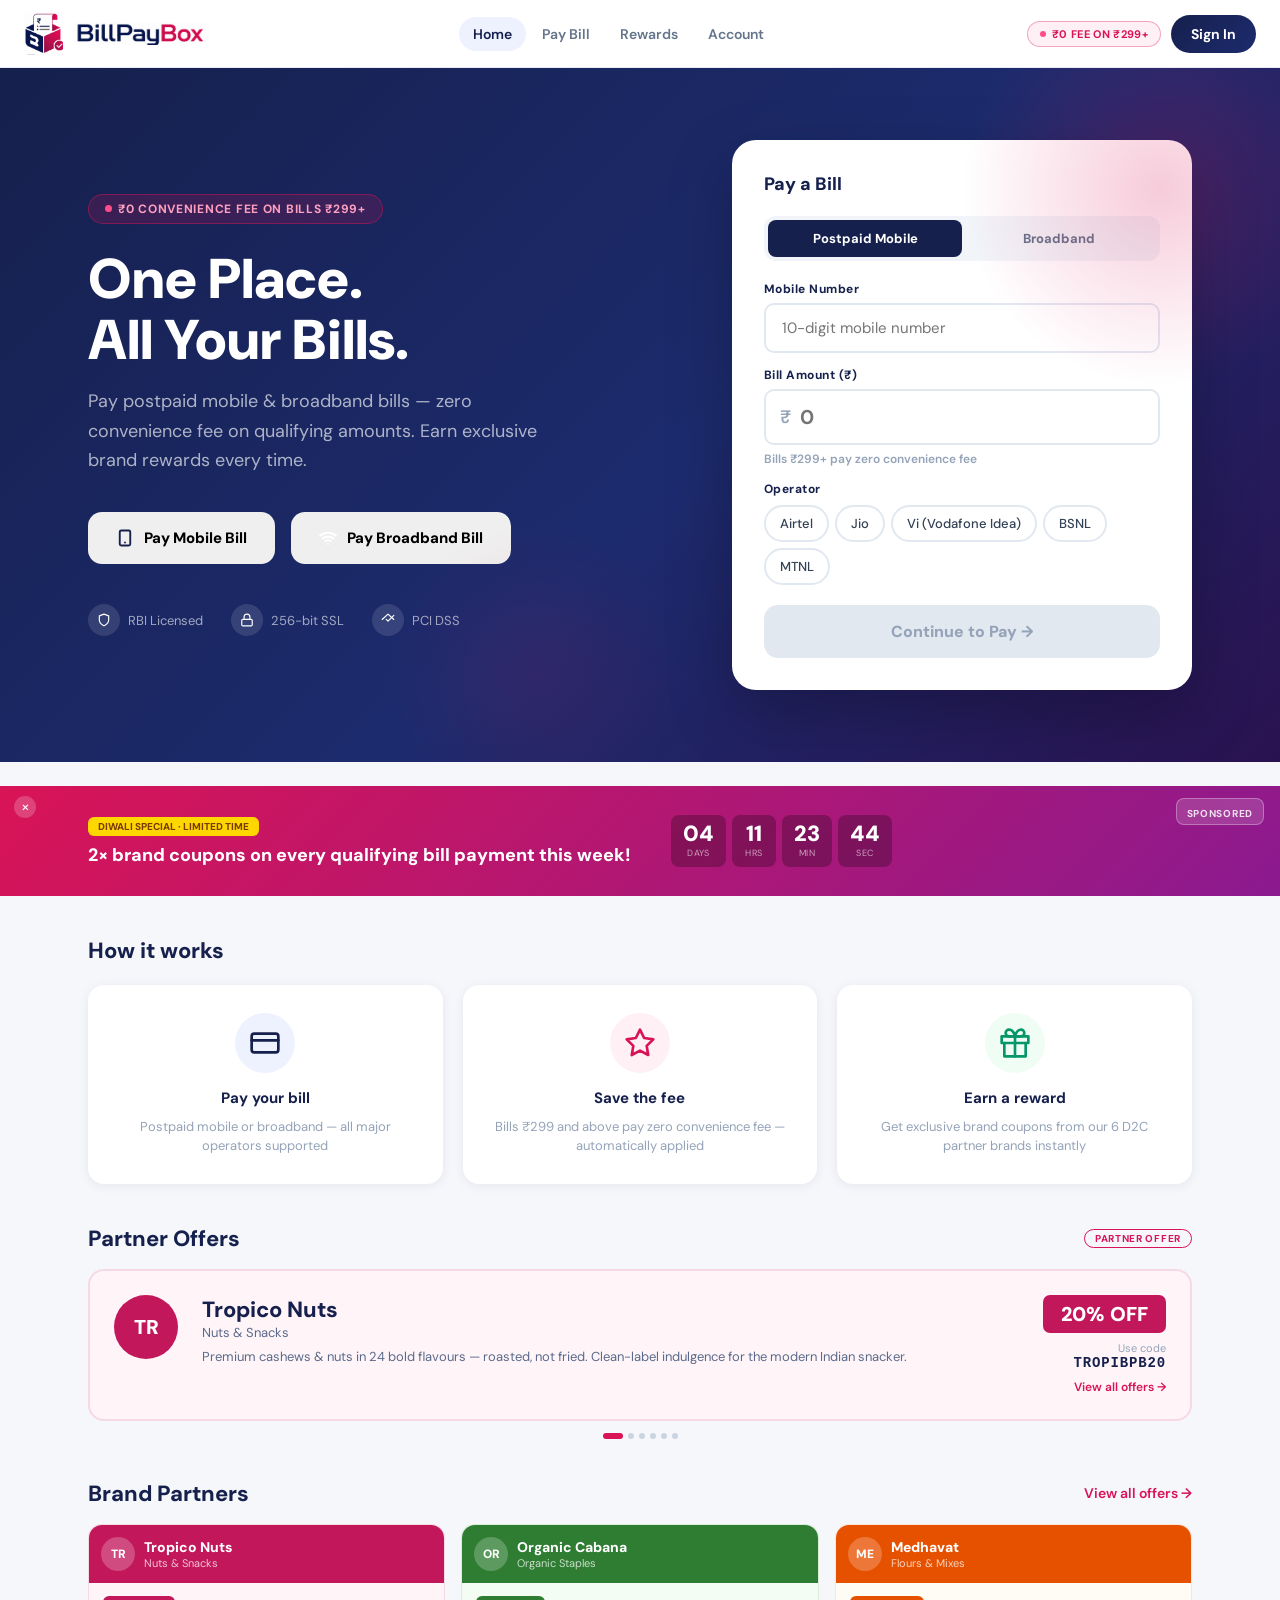
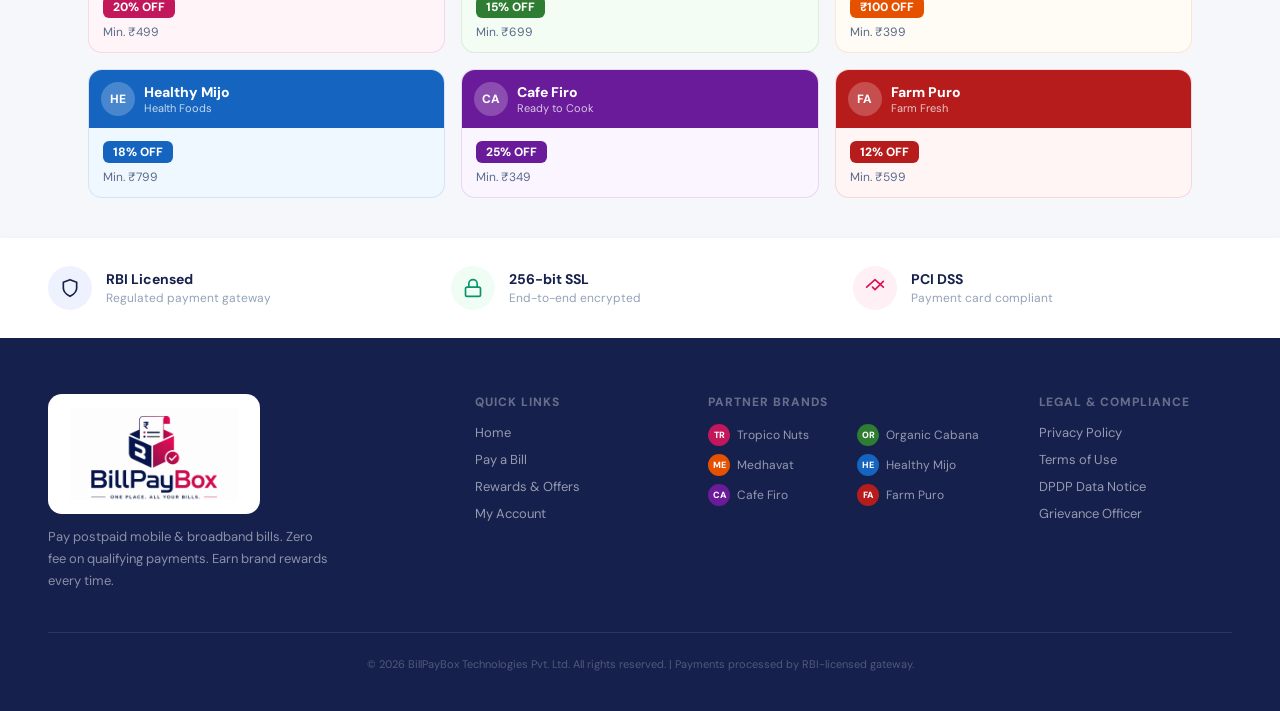
<file: index.html>
<!DOCTYPE html>
<html lang="en">
<head>
<meta charset="utf-8">
<meta name="viewport" content="width=device-width, initial-scale=1">
<title>BillPayBox — One Place. All Your Bills.</title>
<link rel="icon" href="assets/logo-mark.png">
<link rel="preconnect" href="https://fonts.googleapis.com">
<link rel="preconnect" href="https://fonts.gstatic.com" crossorigin>
<link href="https://fonts.googleapis.com/css2?family=DM+Sans:opsz,wght@9..40,400;9..40,500;9..40,600;9..40,700;9..40,800;9..40,900&display=swap" rel="stylesheet">
<link rel="stylesheet" href="css/styles.css?v=2">
</head>
<body>

<header id="app-header"></header>

<main id="app-main"></main>

<nav id="mobile-bottom-nav" class="bottom-nav"></nav>

<script src="js/data.js?v=2"></script>
<script src="js/app.js?v=2"></script>
</body>
</html>
</file>
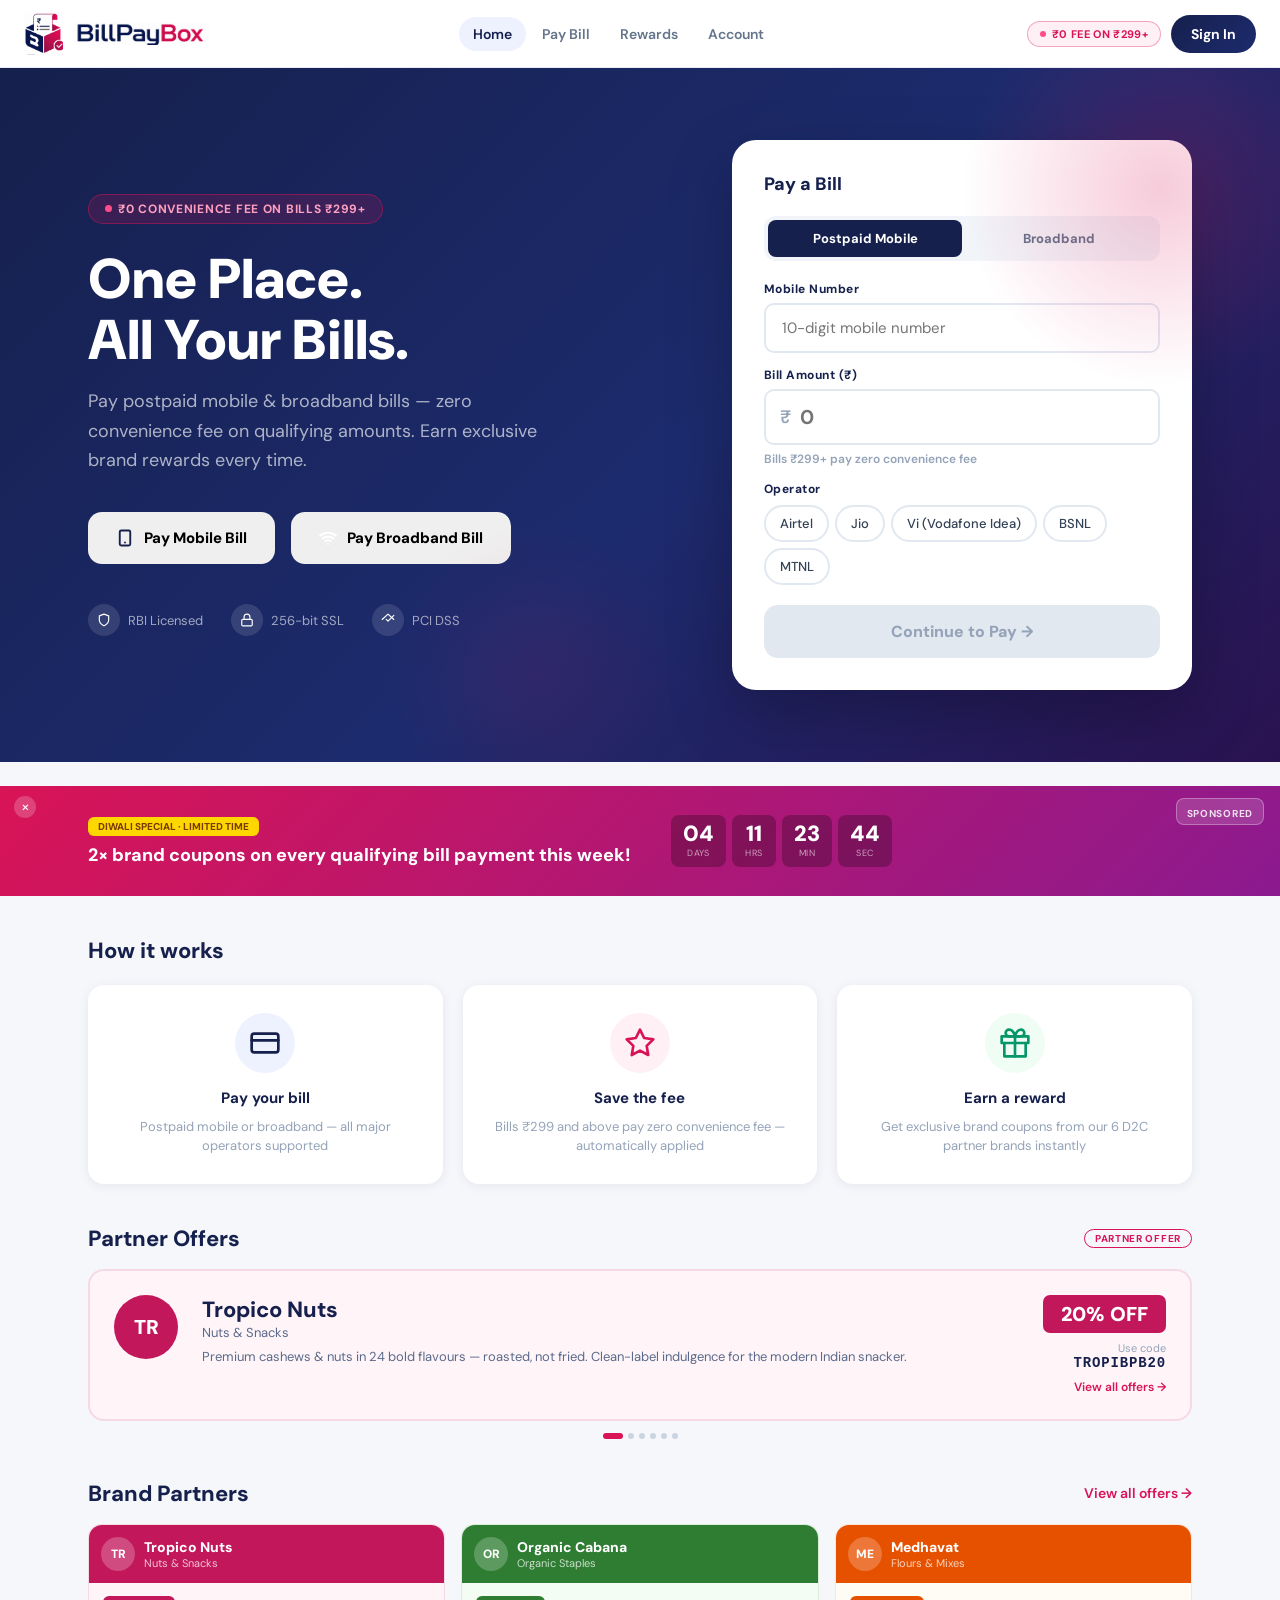
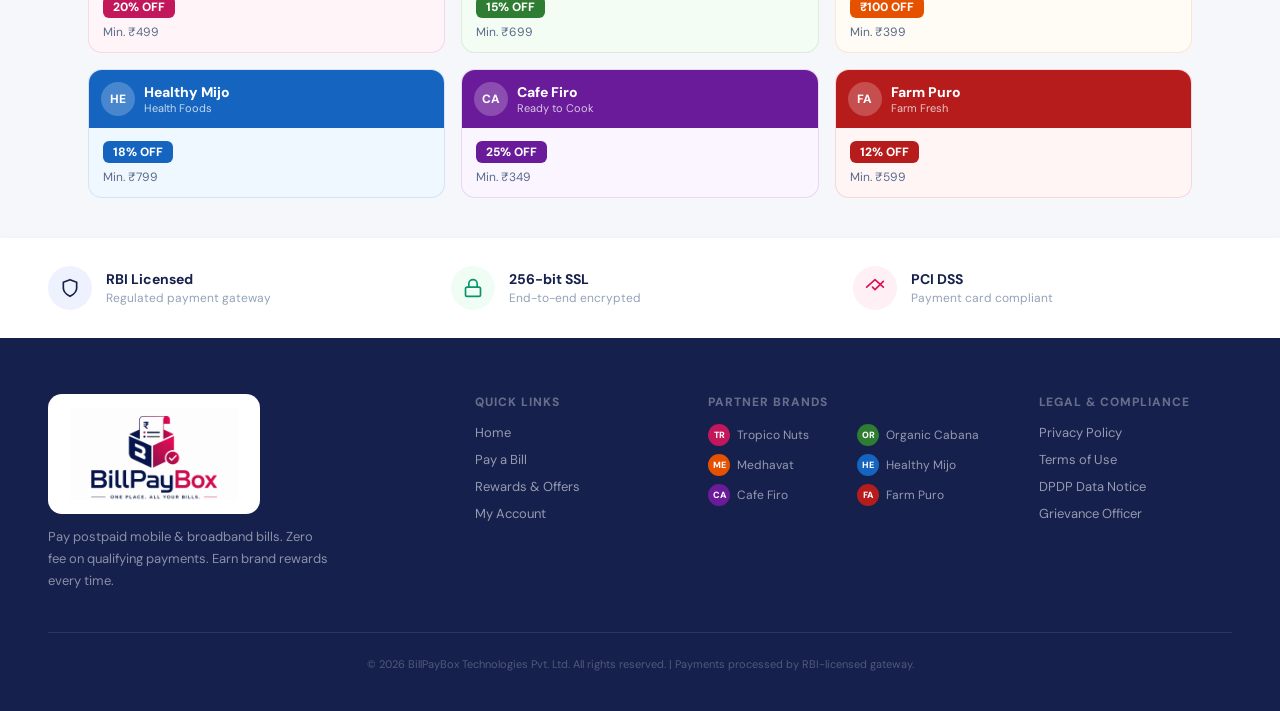
<file: site/index.html>
<!DOCTYPE html>
<html lang="en">
<head>
<meta charset="utf-8">
<meta name="viewport" content="width=device-width, initial-scale=1">
<title>BillPayBox — One Place. All Your Bills.</title>
<link rel="icon" href="assets/logo-mark.png">
<link rel="preconnect" href="https://fonts.googleapis.com">
<link rel="preconnect" href="https://fonts.gstatic.com" crossorigin>
<link href="https://fonts.googleapis.com/css2?family=DM+Sans:opsz,wght@9..40,400;9..40,500;9..40,600;9..40,700;9..40,800;9..40,900&display=swap" rel="stylesheet">
<link rel="stylesheet" href="css/styles.css">
</head>
<body>

<header id="app-header"></header>

<main id="app-main"></main>

<nav id="mobile-bottom-nav" class="bottom-nav"></nav>

<script src="js/data.js"></script>
<script src="js/app.js"></script>
</body>
</html>
</file>
<file: css/styles.css>
/* ===== Reset & base ===== */
*, *::before, *::after { box-sizing: border-box; margin: 0; padding: 0; }
html { -webkit-text-size-adjust: 100%; }
body {
  background: #F5F7FB;
  font-family: 'DM Sans', system-ui, sans-serif;
  min-height: 100vh;
  color: #16204D;
}
a, a:hover { color: inherit; text-decoration: none; }
input, button, select { font-family: inherit; }
button { cursor: pointer; }
input:focus, button:focus-visible { outline: 2px solid #16204D; outline-offset: 2px; }
button:active { opacity: 0.85; transform: scale(0.98); }
img { display: block; max-width: 100%; }
ul, ol { list-style: none; }

:root {
  --navy: #16204D;
  --navy-2: #1C2B6E;
  --crimson: #D91456;
  --crimson-2: #FF2070;
  --gray-text: #5A6A8A;
  --gray-faint: #94A3B8;
  --border: #E2E8F0;
  --border-soft: #E8EDF5;
  --border-faint: #F1F5F9;
  --green: #059669;
  --amber: #D97706;
}

/* ===== Animations ===== */
@keyframes spin { to { transform: rotate(360deg); } }
@keyframes pulse { 0%, 100% { transform: scale(1); opacity: 1; } 50% { transform: scale(1.12); opacity: 0.7; } }
@keyframes slideUp { from { opacity: 0; transform: translateY(14px); } to { opacity: 1; transform: translateY(0); } }
@keyframes popIn { 0% { transform: scale(0.6); opacity: 0; } 75% { transform: scale(1.06); } 100% { transform: scale(1); opacity: 1; } }
@keyframes fall { 0% { transform: translateY(-10px) rotate(0deg); opacity: 1; } 100% { transform: translateY(90px) rotate(540deg); opacity: 0; } }

.screen-enter { animation: slideUp 0.3s ease; }

/* ===== Visibility helpers ===== */
.mobile-only { display: block !important; }
.desktop-only { display: none !important; }
@media (min-width: 900px) {
  .mobile-only { display: none !important; }
  .desktop-only { display: block !important; }
}

/* ===== Layout shell ===== */
#app-main { flex: 1; overflow-x: hidden; padding-bottom: 72px; }
@media (min-width: 900px) {
  #app-main { padding-bottom: 0; }
}
body { display: flex; flex-direction: column; min-height: 100vh; }

.section-wrap { max-width: 1200px; margin: 0 auto; padding: 20px 16px 0; }
@media (min-width: 900px) {
  .section-wrap { padding: 40px 48px 0; }
}
.section-head { font-size: 16px; font-weight: 800; color: var(--navy); }
@media (min-width: 900px) {
  .section-head { font-size: 22px; }
}
.section-head-row { display: flex; align-items: center; justify-content: space-between; margin-bottom: 16px; }

.partner-offer-tag {
  font-size: 10px; font-weight: 700; letter-spacing: 0.07em; color: var(--crimson);
  border: 1.5px solid var(--crimson); border-radius: 10px; padding: 2px 10px; white-space: nowrap;
}

/* ===== Mobile top bar ===== */
.top-bar {
  position: sticky; top: 0; z-index: 100; background: #fff; border-bottom: 1px solid var(--border-soft);
  height: 56px; display: flex; align-items: center; padding: 0 16px; gap: 10px;
}
@media (min-width: 900px) {
  .top-bar { display: none; }
}
.top-bar-back {
  width: 36px; height: 36px; border-radius: 18px; border: none; background: #F1F5F9;
  display: flex; align-items: center; justify-content: center; flex-shrink: 0;
}
.top-bar-logo { display: flex; align-items: center; gap: 7px; cursor: pointer; }
.top-bar-logo img.mark { height: 36px; object-fit: contain; }
.top-bar-logo img.wordmark { height: 20px; object-fit: contain; }
.top-bar-title { font-size: 15px; font-weight: 700; color: var(--navy); }
.top-bar-spacer { flex: 1; }
.top-bar-signin {
  padding: 6px 14px; border-radius: 20px; border: 2px solid var(--navy); background: transparent;
  color: var(--navy); font-size: 13px; font-weight: 700;
}

/* ===== Desktop top nav ===== */
.top-nav {
  position: sticky; top: 0; z-index: 200; background: #fff; border-bottom: 1px solid var(--border-soft);
  height: 68px; display: none; align-items: center; padding: 0 24px; gap: 16px;
}
@media (min-width: 900px) {
  .top-nav { display: flex; }
}
.top-nav-logo { display: flex; align-items: center; gap: 10px; cursor: pointer; flex-shrink: 0; }
.top-nav-logo img.mark { height: 44px; object-fit: contain; }
.top-nav-logo img.wordmark { height: 24px; object-fit: contain; }
.top-nav-links { display: flex; align-items: center; gap: 2px; margin: 0 auto; flex-shrink: 1; min-width: 0; }
.top-nav-link {
  background: none; border: none; font-size: 14px; font-weight: 600; padding: 8px 14px;
  border-radius: 24px; transition: all 0.15s; white-space: nowrap; color: #64748B;
}
.top-nav-link.is-active-navy { background: #EEF2FF; color: var(--navy); }
.top-nav-link.is-active-crimson { background: #FFF0F5; color: var(--crimson); }
.top-nav-right { display: flex; align-items: center; gap: 10px; flex-shrink: 0; }
.top-nav-fee-pill {
  display: inline-flex; align-items: center; gap: 6px; background: #FFF0F5;
  border: 1.5px solid rgba(217,20,86,0.35); border-radius: 20px; padding: 5px 12px; white-space: nowrap;
}
@media (max-width: 1119px) {
  .top-nav-fee-pill { display: none; }
}
.top-nav-fee-pill .dot { width: 6px; height: 6px; border-radius: 50%; background: #FF4D8A; animation: pulse 1.6s ease infinite; flex-shrink: 0; }
.top-nav-fee-pill span { font-size: 11px; font-weight: 700; color: var(--crimson); letter-spacing: 0.03em; white-space: nowrap; }
.top-nav-signin {
  padding: 10px 20px; border-radius: 24px; border: none; background: linear-gradient(135deg, var(--navy), var(--navy-2));
  color: #fff; font-size: 14px; font-weight: 700; white-space: nowrap; flex-shrink: 0;
}

/* ===== Mobile bottom nav ===== */
.bottom-nav {
  position: fixed; bottom: 0; left: 0; right: 0; background: #fff; border-top: 1px solid var(--border-soft);
  display: flex; align-items: stretch; z-index: 200;
}
@media (min-width: 900px) {
  .bottom-nav { display: none; }
}
.bottom-nav button {
  display: flex; flex-direction: column; align-items: center; gap: 2px; flex: 1; padding: 10px 0;
  color: #94A3B8; background: none; border: none; font-weight: 400;
}
.bottom-nav button.is-active { font-weight: 700; }
.bottom-nav button.nav-navy.is-active { color: var(--navy); }
.bottom-nav button.nav-crimson.is-active { color: var(--crimson); }
.bottom-nav .nav-dot { width: 4px; height: 4px; border-radius: 2px; background: transparent; margin-top: 2px; }
.bottom-nav button.nav-navy.is-active .nav-dot { background: var(--navy); }
.bottom-nav button.nav-crimson.is-active .nav-dot { background: var(--crimson); }
.bottom-nav span { font-size: 11px; }

/* ===== Hero (mobile) ===== */
.hero-mobile {
  background: linear-gradient(135deg, #16204D 0%, #1C2B6E 55%, #2A1250 100%);
  padding: 32px 20px 28px; position: relative; overflow: hidden;
}
.hero-mobile::before {
  content: ''; position: absolute; top: -30px; right: -30px; width: 170px; height: 170px; border-radius: 50%;
  background: radial-gradient(circle, rgba(217,20,86,0.28) 0%, transparent 70%); pointer-events: none;
}
.hero-badge {
  display: inline-flex; align-items: center; gap: 6px; background: rgba(217,20,86,0.18);
  border: 1px solid rgba(217,20,86,0.45); border-radius: 20px; padding: 5px 12px; margin-bottom: 18px;
}
.hero-badge .dot { width: 7px; height: 7px; border-radius: 50%; background: #FF4D8A; animation: pulse 1.6s ease infinite; }
.hero-badge span { font-size: 11px; font-weight: 700; color: #FFA0C0; letter-spacing: 0.05em; }
.hero-mobile h1 { font-size: 30px; font-weight: 900; color: #fff; line-height: 1.15; margin-bottom: 10px; }
.hero-mobile p { font-size: 14px; color: rgba(255,255,255,0.65); margin-bottom: 24px; line-height: 1.6; }
.hero-mobile-ctas { display: grid; grid-template-columns: 1fr 1fr; gap: 12px; }
.hero-cta {
  display: flex; align-items: center; justify-content: center; gap: 8px; padding: 14px; border-radius: 12px;
  border: none; font-size: 14px; font-weight: 700;
}
.hero-cta.cta-white { background: #fff; color: var(--navy); }
.hero-cta.cta-crimson { background: linear-gradient(135deg, var(--crimson), var(--crimson-2)); color: #fff; }

/* ===== Hero (desktop) ===== */
.hero-desktop {
  background: linear-gradient(135deg, #16204D 0%, #1C2B6E 55%, #2A1250 100%);
  position: relative; overflow: hidden;
}
.hero-desktop::before {
  content: ''; position: absolute; top: -80px; right: -80px; width: 400px; height: 400px; border-radius: 50%;
  background: radial-gradient(circle, rgba(217,20,86,0.22) 0%, transparent 70%); pointer-events: none;
}
.hero-desktop::after {
  content: ''; position: absolute; bottom: -60px; left: 30%; width: 300px; height: 300px; border-radius: 50%;
  background: radial-gradient(circle, rgba(217,20,86,0.1) 0%, transparent 70%); pointer-events: none;
}
.hero-desktop-inner {
  max-width: 1200px; margin: 0 auto; padding: 72px 48px; display: grid; grid-template-columns: 1fr 460px;
  gap: 64px; align-items: center;
}
.hero-badge-lg { padding: 6px 16px; margin-bottom: 24px; }
.hero-badge-lg .dot { width: 7px; height: 7px; }
.hero-badge-lg span { font-size: 12px; letter-spacing: 0.06em; }
.hero-desktop h1 { font-size: 56px; font-weight: 900; color: #fff; line-height: 1.1; margin-bottom: 16px; }
.hero-desktop-sub { font-size: 18px; color: rgba(255,255,255,0.65); line-height: 1.65; margin-bottom: 36px; max-width: 480px; }
.hero-desktop-ctas { display: flex; gap: 16px; flex-wrap: wrap; margin-bottom: 40px; }
.hero-cta-lg { display: flex; align-items: center; gap: 10px; padding: 16px 28px; border-radius: 14px; border: none; font-size: 15px; font-weight: 800; }
.hero-trust-row { display: flex; gap: 28px; }
.hero-trust-item { display: flex; align-items: center; gap: 8px; }
.hero-trust-icon { width: 32px; height: 32px; border-radius: 16px; background: rgba(255,255,255,0.12); display: flex; align-items: center; justify-content: center; }
.hero-trust-item span { font-size: 13px; color: rgba(255,255,255,0.6); }

/* Embedded pay widget (desktop hero) */
.pay-widget { background: #fff; border-radius: 24px; padding: 32px; box-shadow: 0 24px 64px rgba(0,0,0,0.25); }
.pay-widget h3 { font-size: 18px; font-weight: 800; color: var(--navy); margin-bottom: 20px; }

/* ===== Shared form controls ===== */
.type-toggle { display: flex; background: #F1F5F9; border-radius: 12px; padding: 4px; margin-bottom: 20px; }
.type-toggle button {
  flex: 1; padding: 10px; border-radius: 8px; border: none; font-size: 13px; font-weight: 700;
  background: transparent; color: #64748B; transition: all 0.2s;
}
.type-toggle button.is-active-mobile { background: var(--navy); color: #fff; }
.type-toggle button.is-active-bb { background: var(--crimson); color: #fff; }

.field { margin-bottom: 14px; }
.field label {
  font-size: 12px; font-weight: 700; color: var(--navy); display: block; margin-bottom: 6px; letter-spacing: 0.04em;
}
.field input {
  width: 100%; padding: 13px 16px; border-radius: 10px; border: 2px solid var(--border);
  font-size: 15px; color: var(--navy); background: #fff;
}
.field-amount { position: relative; }
.field-amount .rupee {
  position: absolute; left: 16px; top: 50%; transform: translateY(-50%); font-size: 18px;
  color: var(--gray-faint); font-weight: 600; pointer-events: none;
}
.field-amount input { padding-left: 34px; font-size: 20px; font-weight: 700; }
.fee-note { font-size: 12px; font-weight: 600; margin-top: 6px; display: block; }
.fee-note.neutral { color: var(--gray-faint); }
.fee-note.ok { color: var(--green); }
.fee-note.pending { color: var(--amber); }

.op-pills { display: flex; flex-wrap: wrap; gap: 6px; }
.op-pill {
  display: inline-flex; align-items: center; padding: 8px 14px; border-radius: 24px; border: 2px solid var(--border);
  background: #fff; color: #334155; font-size: 13px; font-weight: 500;
}
.op-pill.is-selected { border-color: var(--navy); background: var(--navy); color: #fff; font-weight: 700; }

.proceed-btn {
  width: 100%; padding: 16px; border: none; border-radius: 14px; font-size: 16px; font-weight: 800;
  background: #E2E8F0; color: #94A3B8;
}
.proceed-btn.is-ready { background: linear-gradient(135deg, var(--crimson), var(--crimson-2)); color: #fff; }

/* ===== Campaign banner [AD SLOT] ===== */
.campaign-banner {
  position: relative; background: linear-gradient(135deg, #D91456 0%, #8B1A8F 100%);
  margin: 16px 16px 0; border-radius: 16px; overflow: hidden;
}
@media (min-width: 900px) {
  .campaign-banner { margin: 24px 0 0; border-radius: 0; }
}
.campaign-sponsored-tag {
  position: absolute; top: 12px; right: 16px; z-index: 2; background: rgba(255,255,255,0.15);
  border: 1px solid rgba(255,255,255,0.3); border-radius: 8px; padding: 2px 10px;
}
.campaign-sponsored-tag span { font-size: 10px; font-weight: 700; color: rgba(255,255,255,0.85); letter-spacing: 0.07em; }
.campaign-close {
  position: absolute; top: 10px; left: 14px; z-index: 2; width: 22px; height: 22px; border-radius: 11px;
  border: none; background: rgba(255,255,255,0.2); color: #fff; font-size: 16px; line-height: 1;
  display: flex; align-items: center; justify-content: center;
}
.campaign-inner {
  display: flex; align-items: center; gap: 12px; padding: 20px 16px 16px; flex-wrap: wrap;
}
@media (min-width: 900px) {
  .campaign-inner { gap: 40px; padding: 28px 48px; max-width: 1200px; margin: 0 auto; flex-wrap: nowrap; }
}
.campaign-badge { background: #FFD700; color: #7A3B00; border-radius: 6px; padding: 3px 10px; font-size: 10px; font-weight: 800; }
.campaign-headline { font-size: 15px; font-weight: 800; color: #fff; line-height: 1.4; margin-top: 8px; }
@media (min-width: 900px) {
  .campaign-headline { font-size: 18px; }
}
.campaign-countdown { display: flex; gap: 6px; flex-shrink: 0; }
.campaign-countdown .cell {
  background: rgba(0,0,0,0.25); border-radius: 8px; padding: 8px 12px; text-align: center; min-width: 44px;
}
.campaign-countdown .digit { font-size: 18px; font-weight: 900; color: #fff; line-height: 1; }
@media (min-width: 900px) {
  .campaign-countdown .digit { font-size: 22px; }
}
.campaign-countdown .unit { font-size: 9px; color: rgba(255,255,255,0.6); letter-spacing: 0.05em; margin-top: 2px; }

/* ===== How it works ===== */
.how-grid { display: grid; grid-template-columns: 1fr 1fr 1fr; gap: 10px; margin-top: 14px; }
@media (min-width: 900px) {
  .how-grid { gap: 20px; margin-top: 20px; }
}
.how-card {
  background: #fff; border-radius: 16px; padding: 14px 10px; text-align: center;
  box-shadow: 0 2px 12px rgba(22,32,77,0.07);
}
@media (min-width: 900px) {
  .how-card { padding: 28px 24px; }
}
.how-icon {
  width: 40px; height: 40px; border-radius: 20px; display: flex; align-items: center; justify-content: center;
  margin: 0 auto 10px;
}
@media (min-width: 900px) {
  .how-icon { width: 60px; height: 60px; border-radius: 30px; margin-bottom: 16px; }
}
.how-icon.bg-navy { background: #EEF2FF; }
.how-icon.bg-crimson { background: #FFF0F5; }
.how-icon.bg-green { background: #F0FDF4; }
.how-icon svg { width: 20px; height: 20px; }
@media (min-width: 900px) {
  .how-icon svg { width: 32px; height: 32px; }
}
.how-title { font-size: 11px; font-weight: 700; color: var(--navy); line-height: 1.3; }
@media (min-width: 900px) {
  .how-title { font-size: 15px; }
}
.how-sub { font-size: 10px; color: var(--gray-faint); margin-top: 3px; line-height: 1.5; }
@media (min-width: 900px) {
  .how-sub { font-size: 13px; margin-top: 8px; }
}

/* ===== Partner carousel card [AD SLOT] ===== */
.carousel-card {
  background: var(--lbg, #fff); border: 2px solid var(--accent-soft, rgba(217,20,86,0.13)); border-radius: 16px;
  padding: 16px; cursor: pointer;
}
@media (min-width: 900px) {
  .carousel-card { padding: 24px; }
}
.carousel-card-inner { display: flex; align-items: center; gap: 14px; }
@media (min-width: 900px) {
  .carousel-card-inner { align-items: flex-start; gap: 24px; }
}
.carousel-avatar {
  width: 46px; height: 46px; border-radius: 23px; background: var(--accent, #D91456);
  display: flex; align-items: center; justify-content: center; font-size: 15px; font-weight: 900; color: #fff; flex-shrink: 0;
}
@media (min-width: 900px) {
  .carousel-avatar { width: 64px; height: 64px; border-radius: 32px; font-size: 20px; }
}
.carousel-name { font-size: 17px; font-weight: 800; color: var(--navy); }
@media (min-width: 900px) {
  .carousel-name { font-size: 22px; }
}
.carousel-cat { font-size: 13px; color: var(--gray-text); }
.carousel-desc { font-size: 13px; color: var(--gray-text); margin-top: 6px; line-height: 1.5; }
.carousel-side { text-align: right; flex-shrink: 0; }
.carousel-coupon {
  display: inline-block; background: var(--accent, #D91456); color: #fff; border-radius: 7px;
  padding: 4px 12px; font-size: 14px; font-weight: 900;
}
@media (min-width: 900px) {
  .carousel-coupon { padding: 6px 18px; font-size: 20px; }
}
.carousel-side .use-code { font-size: 11px; color: var(--gray-faint); margin-top: 8px; }
.carousel-side .code { font-size: 14px; font-weight: 800; color: var(--navy); font-family: monospace; letter-spacing: 0.06em; }
.carousel-side .view-all { font-size: 12px; color: var(--crimson); font-weight: 600; margin-top: 8px; display: block; }
.carousel-dots { display: flex; gap: 5px; justify-content: center; margin-top: 12px; }
.carousel-dots .dot { height: 6px; border-radius: 3px; background: #CBD5E1; transition: all 0.4s; width: 6px; }
.carousel-dots .dot.is-active { width: 20px; background: var(--crimson); }

/* ===== Partner grids (preview / offers) ===== */
.partner-grid { display: grid; grid-template-columns: 1fr 1fr; gap: 10px; margin-top: 12px; }
@media (min-width: 900px) {
  .partner-grid { grid-template-columns: repeat(3, 1fr); gap: 16px; margin-top: 16px; }
}
.partner-tile {
  background: var(--lbg, #fff); border-radius: 14px; border: 1.5px solid var(--accent-soft, rgba(0,0,0,0.08));
  cursor: pointer; overflow: hidden;
}
.partner-tile-bar { background: var(--accent, #16204D); padding: 12px; display: flex; align-items: center; gap: 9px; }
.partner-tile-avatar {
  width: 34px; height: 34px; border-radius: 17px; background: rgba(255,255,255,0.22);
  display: flex; align-items: center; justify-content: center; font-size: 12px; font-weight: 800; color: #fff; flex-shrink: 0;
}
.partner-tile-bar p { font-size: 14px; font-weight: 800; color: #fff; }
.partner-tile-bar .cat { font-size: 11px; color: rgba(255,255,255,0.75); font-weight: 400; }
.partner-tile.is-grid .partner-tile-bar p { font-size: 13px; }
.partner-tile.is-grid .partner-tile-bar .cat { font-size: 10px; }
.partner-tile-body { padding: 12px 14px; }
.partner-tile-coupon {
  display: inline-block; background: var(--accent, #16204D); color: #fff; border-radius: 6px;
  padding: 3px 10px; font-size: 12px; font-weight: 800;
}
.partner-tile-min { font-size: 12px; color: var(--gray-text); margin-top: 6px; }

/* ===== Trust strip ===== */
.trust-strip {
  background: #fff; margin: 20px 16px 0; padding: 14px 16px; box-shadow: 0 2px 8px rgba(22,32,77,0.05);
}
@media (min-width: 900px) {
  .trust-strip { margin: 40px 0 0; padding: 28px 48px; }
}
.trust-grid { display: grid; grid-template-columns: 1fr 1fr 1fr; gap: 8px; max-width: 1200px; margin: 0 auto; }
@media (min-width: 900px) {
  .trust-grid { gap: 24px; }
}
.trust-item { display: flex; align-items: center; gap: 14px; flex-direction: column; text-align: center; }
@media (min-width: 900px) {
  .trust-item { flex-direction: row; text-align: left; }
}
.trust-icon { width: 44px; height: 44px; border-radius: 22px; display: flex; align-items: center; justify-content: center; flex-shrink: 0; }
.trust-icon.bg-navy { background: #EEF2FF; }
.trust-icon.bg-green { background: #F0FDF4; }
.trust-icon.bg-crimson { background: #FFF0F5; }
.trust-item .title { font-size: 14px; font-weight: 700; color: var(--navy); }
.trust-item .sub { font-size: 12px; color: var(--gray-faint); margin-top: 2px; }

/* ===== Footer ===== */
.site-footer { background: var(--navy); padding: 24px 16px 16px; margin-top: 24px; }
@media (min-width: 900px) {
  .site-footer { padding: 56px 48px 40px; margin-top: 0; }
}
.footer-grid { display: grid; grid-template-columns: 1fr; gap: 28px; margin-bottom: 24px; max-width: 1200px; margin-left: auto; margin-right: auto; }
@media (min-width: 900px) {
  .footer-grid { grid-template-columns: 2fr 1fr 1.5fr 1fr; gap: 40px; margin-bottom: 40px; }
}
.footer-logo { height: 90px; object-fit: contain; background: #fff; border-radius: 14px; padding: 10px 16px; }
@media (min-width: 900px) {
  .footer-logo { height: 120px; padding: 14px 22px; }
}
.footer-blurb { font-size: 13px; color: rgba(255,255,255,0.5); line-height: 1.7; margin-top: 12px; max-width: 280px; }
.footer-col-title { font-size: 12px; font-weight: 800; color: rgba(255,255,255,0.35); letter-spacing: 0.08em; margin-bottom: 14px; }
.footer-links { display: flex; flex-direction: column; gap: 10px; }
.footer-links span { font-size: 13px; color: rgba(255,255,255,0.55); cursor: pointer; }
.footer-brands-grid { display: grid; grid-template-columns: 1fr 1fr; gap: 8px; }
.footer-brand { display: flex; align-items: center; gap: 7px; cursor: pointer; }
.footer-brand-avatar {
  width: 22px; height: 22px; border-radius: 11px; background: var(--accent, #16204D); display: flex;
  align-items: center; justify-content: center; font-size: 9px; font-weight: 800; color: #fff; flex-shrink: 0;
}
.footer-brand span { font-size: 12px; color: rgba(255,255,255,0.55); }
.footer-divider { height: 1px; background: rgba(255,255,255,0.1); margin-bottom: 16px; max-width: 1200px; margin-left: auto; margin-right: auto; }
@media (min-width: 900px) {
  .footer-divider { margin-bottom: 24px; }
}
.footer-copy { font-size: 11px; color: rgba(255,255,255,0.25); text-align: center; }

/* ===== Pay flow shared card wrap ===== */
.pay-card-wrap { padding: 24px 16px; }
@media (min-width: 900px) {
  .pay-card-wrap {
    max-width: 600px; margin: 48px auto; background: #fff; border-radius: 24px; padding: 40px;
    box-shadow: 0 4px 32px rgba(22,32,77,0.1);
  }
}
.pay-type-intro { font-size: 14px; color: var(--gray-text); margin-bottom: 24px; line-height: 1.6; }

.pay-type-option {
  background: #fff; border-radius: 18px; border: 2px solid var(--border-soft); padding: 22px; margin-bottom: 14px; cursor: pointer;
}
.pay-type-option:last-child { margin-bottom: 0; }
.pay-type-option-row { display: flex; align-items: center; gap: 16px; }
.pay-type-icon { width: 52px; height: 52px; border-radius: 16px; display: flex; align-items: center; justify-content: center; flex-shrink: 0; }
.pay-type-icon.bg-navy { background: #EEF2FF; }
.pay-type-icon.bg-crimson { background: #FFF0F5; }
.pay-type-option-row .grow { flex: 1; }
.pay-type-title { font-size: 17px; font-weight: 800; color: var(--navy); }
.pay-type-sub { font-size: 13px; color: var(--gray-text); margin-top: 2px; }
.pay-type-features { margin-top: 14px; padding-top: 14px; border-top: 1px solid var(--border-faint); display: flex; gap: 20px; flex-wrap: wrap; }
.pay-type-feature { display: flex; align-items: center; gap: 6px; }
.pay-type-feature .bullet { width: 6px; height: 6px; border-radius: 3px; }
.pay-type-feature .bullet.green { background: var(--green); }
.pay-type-feature .bullet.crimson { background: var(--crimson); }
.pay-type-feature span { font-size: 12px; color: var(--gray-text); }

.pay-form-fieldset { margin-bottom: 24px; }
.pay-form-fieldset > label { font-size: 13px; font-weight: 600; color: var(--navy); display: block; margin-bottom: 10px; }
.pay-form .field label { font-size: 13px; font-weight: 600; }
.pay-form .field input { padding: 14px 16px; border-radius: 12px; }
.pay-form .field-amount input { padding-left: 34px; }

/* Pay confirm */
.confirm-card { background: #fff; border-radius: 18px; overflow: hidden; box-shadow: 0 2px 16px rgba(22,32,77,0.1); margin-bottom: 16px; }
.confirm-card-head { background: var(--navy); padding: 18px 22px; display: flex; align-items: center; gap: 14px; }
.confirm-card-icon {
  width: 40px; height: 40px; border-radius: 20px; background: rgba(255,255,255,0.15);
  display: flex; align-items: center; justify-content: center; flex-shrink: 0;
}
.confirm-card-head .grow { flex: 1; }
.confirm-card-head .label { font-size: 12px; color: rgba(255,255,255,0.6); }
.confirm-card-head .value { font-size: 17px; font-weight: 800; color: #fff; }
.confirm-card-head .right { text-align: right; }
.confirm-card-head .right .label { font-size: 11px; color: rgba(255,255,255,0.55); }
.confirm-card-head .right .value { font-size: 15px; font-weight: 700; color: #fff; }
.confirm-card-body { padding: 22px; }
.confirm-row { display: flex; justify-content: space-between; margin-bottom: 12px; }
.confirm-row span:first-child { font-size: 14px; color: var(--gray-text); }
.confirm-row span:last-child { font-size: 14px; font-weight: 700; color: var(--navy); }
.confirm-fee-row { display: flex; justify-content: space-between; align-items: center; margin-bottom: 8px; }
.confirm-fee-row span:first-child { font-size: 14px; color: var(--gray-text); }
.confirm-fee-value { font-size: 14px; font-weight: 700; color: #334155; }
.confirm-fee-value.waived { color: var(--green); }
.confirm-total-row {
  border-top: 2px solid var(--border-faint); padding-top: 16px; margin-top: 16px;
  display: flex; justify-content: space-between; align-items: center;
}
.confirm-total-row .label { font-size: 16px; font-weight: 700; color: var(--navy); }
.confirm-total-row .value { font-size: 26px; font-weight: 900; color: var(--navy); }
.confirm-reward-note {
  background: linear-gradient(135deg, #FFF0F5, #F5F0FF); border: 1.5px solid rgba(217,20,86,0.3);
  border-radius: 14px; padding: 16px 18px; margin-bottom: 22px; display: flex; align-items: center; gap: 14px;
}
.confirm-reward-note .icon { width: 40px; height: 40px; border-radius: 20px; background: var(--crimson); display: flex; align-items: center; justify-content: center; flex-shrink: 0; }
.confirm-reward-note .title { font-size: 14px; font-weight: 700; color: var(--navy); }
.confirm-reward-note .sub { font-size: 13px; color: var(--gray-text); margin-top: 2px; }
.confirm-pay-btn {
  width: 100%; padding: 17px; background: linear-gradient(135deg, var(--crimson), var(--crimson-2)); color: #fff;
  border: none; border-radius: 14px; font-size: 17px; font-weight: 800;
}
.confirm-secure-note { font-size: 11px; color: var(--gray-faint); text-align: center; margin-top: 14px; }

/* Pay processing */
.processing-screen { display: flex; flex-direction: column; align-items: center; justify-content: center; min-height: 70vh; padding: 40px 24px; }
.processing-spinner-wrap { position: relative; margin-bottom: 32px; }
.processing-spinner { width: 88px; height: 88px; border-radius: 44px; border: 4px solid #EEF2FF; border-top-color: var(--navy); animation: spin 0.9s linear infinite; }
.processing-spinner-icon { position: absolute; inset: 0; display: flex; align-items: center; justify-content: center; }
.processing-screen h2 { font-size: 22px; font-weight: 800; color: var(--navy); margin-bottom: 8px; }
.processing-screen > p { font-size: 14px; color: var(--gray-text); margin-bottom: 36px; text-align: center; }
.processing-steps { width: 100%; max-width: 420px; background: #fff; border-radius: 18px; padding: 24px; box-shadow: 0 2px 16px rgba(22,32,77,0.08); }
.processing-step { display: flex; align-items: center; gap: 14px; padding: 10px 0; }
.processing-step .dot { width: 10px; height: 10px; border-radius: 5px; background: #E2E8F0; transition: background 0.3s; flex-shrink: 0; }
.processing-step .dot.done { background: var(--green); }
.processing-step .dot.current { background: var(--navy); }
.processing-step span { font-size: 14px; color: #94A3B8; font-weight: 400; transition: all 0.3s; }
.processing-step.done span { color: var(--green); font-weight: 700; }
.processing-step.current span { color: var(--navy); font-weight: 600; }

/* Reward reveal */
.reward-screen {
  min-height: 80vh; background: linear-gradient(180deg, #F0FDF4 0%, #F5F7FB 40%); padding: 48px 20px 80px;
  position: relative; overflow: hidden;
}
.confetti-field { position: fixed; top: 0; left: 0; right: 0; height: 200px; pointer-events: none; overflow: hidden; z-index: 5; }
.confetti-piece { position: absolute; top: 0; opacity: 0; animation: fall 2s ease infinite; }
.reward-inner { max-width: 560px; margin: 0 auto; }
.reward-success { text-align: center; margin-bottom: 28px; }
.reward-check {
  width: 80px; height: 80px; border-radius: 40px; background: var(--green); display: flex; align-items: center;
  justify-content: center; margin: 0 auto 18px; animation: popIn 0.6s ease both; box-shadow: 0 8px 32px rgba(5,150,105,0.3);
}
.reward-success h1 { font-size: 28px; font-weight: 900; color: var(--navy); }
.reward-success > p { font-size: 15px; color: var(--gray-text); margin-top: 8px; }
.reward-card { background: var(--lbg, #fff); border: 2px solid var(--accent-soft, rgba(217,20,86,0.2)); border-radius: 20px; padding: 24px; }
.reward-card-head { display: flex; align-items: flex-start; justify-content: space-between; margin-bottom: 16px; gap: 10px; }
.reward-card-brand { display: flex; align-items: center; gap: 12px; }
.reward-avatar {
  width: 56px; height: 56px; border-radius: 28px; background: var(--accent, #D91456); display: flex; align-items: center;
  justify-content: center; font-size: 18px; font-weight: 900; color: #fff; flex-shrink: 0;
}
.reward-card-brand .name { font-size: 18px; font-weight: 800; color: var(--navy); }
.reward-card-brand .cat { font-size: 13px; color: var(--gray-text); }
.reward-desc { font-size: 13px; color: var(--gray-text); line-height: 1.6; margin-bottom: 20px; }
.reward-coupon-wrap { text-align: center; margin-bottom: 16px; }
.reward-coupon-label { font-size: 10px; font-weight: 700; color: var(--gray-text); letter-spacing: 0.06em; margin-bottom: 8px; }
.reward-coupon-big {
  display: inline-block; background: var(--accent, #D91456); color: #fff; border-radius: 10px;
  padding: 10px 26px; font-size: 26px; font-weight: 900; letter-spacing: 0.04em;
}
.reward-code-box {
  background: rgba(22,32,77,0.05); border: 1.5px dashed rgba(22,32,77,0.2); border-radius: 10px; padding: 14px 18px;
  display: flex; justify-content: space-between; align-items: center; cursor: pointer; margin-bottom: 4px;
}
.reward-code-box .code { font-size: 15px; font-weight: 800; color: var(--navy); font-family: monospace; letter-spacing: 0.08em; }
.reward-code-box .copy-hint { font-size: 12px; font-weight: 700; color: var(--accent, #D91456); }
.reward-code-box .copy-hint.copied { color: var(--green); }
.reward-terms { font-size: 12px; color: var(--gray-faint); text-align: center; margin: 12px 0 16px; }
.reward-shop-btn { width: 100%; padding: 15px; background: var(--accent, #D91456); color: #fff; border: none; border-radius: 12px; font-size: 16px; font-weight: 700; }
.reward-home-btn {
  margin-top: 14px; width: 100%; padding: 14px; background: transparent; border: 2px solid var(--border);
  border-radius: 12px; font-size: 14px; font-weight: 700; color: var(--gray-text);
}

/* ===== Offers page ===== */
.featured-tile {
  background: var(--lbg, #fff); border-radius: 18px; border: 2px solid var(--accent-soft, rgba(217,20,86,0.2));
  cursor: pointer; margin-bottom: 12px; position: relative; overflow: hidden;
}
@media (min-width: 900px) {
  .featured-tile { border-radius: 22px; margin-bottom: 16px; }
}
.featured-badge-wrap { position: absolute; top: 14px; right: 14px; z-index: 1; }
.featured-badge {
  background: var(--accent, #D91456); color: #fff; border-radius: 8px; padding: 3px 12px; font-size: 10px;
  font-weight: 800; letter-spacing: 0.06em;
}
.featured-bar { background: var(--accent, #D91456); padding: 16px; display: flex; align-items: center; gap: 12px; }
@media (min-width: 900px) {
  .featured-bar { padding: 20px 24px; gap: 16px; }
}
.featured-avatar {
  width: 48px; height: 48px; border-radius: 24px; background: rgba(255,255,255,0.22); display: flex;
  align-items: center; justify-content: center; font-size: 16px; font-weight: 900; color: #fff; flex-shrink: 0;
}
@media (min-width: 900px) {
  .featured-avatar { width: 64px; height: 64px; border-radius: 32px; font-size: 22px; }
}
.featured-name { font-size: 19px; font-weight: 900; color: #fff; }
@media (min-width: 900px) {
  .featured-name { font-size: 26px; }
}
.featured-cat { font-size: 13px; color: rgba(255,255,255,0.75); }
.featured-body { padding: 16px; }
@media (min-width: 900px) {
  .featured-body { padding: 20px 24px; }
}
.featured-body-desc { font-size: 14px; color: var(--gray-text); line-height: 1.6; margin-bottom: 16px; }
.featured-body-row { display: flex; align-items: center; justify-content: space-between; }
.featured-coupon-label { font-size: 10px; color: var(--gray-faint); margin-bottom: 6px; letter-spacing: 0.05em; }
.featured-coupon {
  display: inline-block; background: var(--accent, #D91456); color: #fff; border-radius: 8px; padding: 5px 14px;
  font-size: 17px; font-weight: 900;
}
@media (min-width: 900px) {
  .featured-coupon { padding: 8px 20px; font-size: 22px; }
}
.featured-code-side { text-align: right; }
.featured-code-side .use-code { font-size: 10px; color: var(--gray-faint); margin-bottom: 4px; }
.featured-code-side .code { font-size: 14px; font-weight: 800; color: var(--navy); font-family: monospace; }
.featured-meta { font-size: 12px; color: var(--gray-faint); margin-top: 12px; }

.offers-grid { display: grid; grid-template-columns: 1fr 1fr; gap: 10px; }
@media (min-width: 900px) {
  .offers-grid { grid-template-columns: repeat(3, 1fr); gap: 16px; }
}
.offers-tile-body-row { display: flex; justify-content: space-between; align-items: flex-start; margin-bottom: 6px; }
.offers-tile-partner-tag {
  font-size: 9px; font-weight: 700; color: var(--crimson); border: 1px solid var(--crimson); border-radius: 7px;
  padding: 1px 6px; background: #fff; white-space: nowrap;
}
.offers-tile-code { font-size: 11px; color: var(--gray-faint); font-family: monospace; margin-top: 3px; }
.offers-footnote { font-size: 12px; color: var(--gray-faint); text-align: center; padding: 24px 0; line-height: 1.6; }

/* ===== Partner detail ===== */
.detail-header { background: var(--accent, var(--navy)); }
.detail-header-inner {
  max-width: 1200px; margin: 0 auto; padding: 36px 20px 28px; display: flex; align-items: center;
  flex-direction: column; text-align: center; gap: 0;
}
@media (min-width: 900px) {
  .detail-header-inner { padding: 56px 48px; flex-direction: row; text-align: left; gap: 28px; }
}
.detail-avatar {
  width: 68px; height: 68px; border-radius: 34px; background: rgba(255,255,255,0.22); display: flex;
  align-items: center; justify-content: center; font-size: 22px; font-weight: 900; color: #fff; margin-bottom: 12px; flex-shrink: 0;
}
@media (min-width: 900px) {
  .detail-avatar { width: 88px; height: 88px; border-radius: 44px; font-size: 28px; margin-bottom: 0; }
}
.detail-name { font-size: 22px; font-weight: 900; color: #fff; }
@media (min-width: 900px) {
  .detail-name { font-size: 32px; }
}
.detail-cat { font-size: 14px; color: rgba(255,255,255,0.7); margin-top: 4px; }
.detail-partner-tag {
  display: inline-block; background: rgba(255,255,255,0.18); border-radius: 10px; padding: 3px 14px; margin-top: 10px;
}
.detail-partner-tag span { font-size: 10px; font-weight: 700; color: rgba(255,255,255,0.85); letter-spacing: 0.07em; }

.detail-body { padding: 20px 16px; }
@media (min-width: 900px) {
  .detail-body {
    max-width: 1200px; margin: 0 auto; padding: 48px; display: grid; grid-template-columns: 1fr 420px; gap: 48px;
  }
}
.detail-right { margin-top: 20px; }
@media (min-width: 900px) {
  .detail-right { margin-top: 0; }
}
.detail-desc { font-size: 15px; color: var(--gray-text); line-height: 1.7; margin-bottom: 20px; }
.detail-cta-note {
  background: #EEF2FF; border-radius: 14px; padding: 18px; display: flex; align-items: center; gap: 14px; flex-wrap: wrap;
}
.detail-cta-note .grow { flex: 1; }
.detail-cta-note .title { font-size: 14px; font-weight: 700; color: var(--navy); }
.detail-cta-note .sub { font-size: 13px; color: var(--gray-text); margin-top: 3px; }
.detail-cta-note button {
  padding: 12px 20px; background: var(--navy); color: #fff; border: none; border-radius: 10px; font-size: 14px;
  font-weight: 700; white-space: nowrap;
}
.detail-reward-card { background: #fff; border-radius: 20px; padding: 24px; box-shadow: 0 2px 16px rgba(22,32,77,0.09); }
.detail-reward-label { font-size: 11px; font-weight: 700; color: var(--gray-faint); letter-spacing: 0.07em; margin-bottom: 14px; }
.detail-coupon-wrap { text-align: center; margin-bottom: 18px; }
.detail-coupon-big {
  display: inline-block; background: var(--accent, var(--navy)); color: #fff; border-radius: 10px; padding: 8px 24px;
  font-size: 24px; font-weight: 900;
}
@media (min-width: 900px) {
  .detail-coupon-big { padding: 12px 32px; font-size: 32px; }
}
.detail-code-box {
  background: var(--accent-soft, rgba(22,32,77,0.06)); border: 1.5px dashed var(--accent-border, rgba(22,32,77,0.3));
  border-radius: 10px; padding: 14px 18px; display: flex; justify-content: space-between; align-items: center; cursor: pointer;
}
.detail-code-box .label { font-size: 11px; color: var(--gray-faint); margin-bottom: 2px; }
.detail-code-box .code { font-size: 16px; font-weight: 800; color: var(--navy); font-family: monospace; letter-spacing: 0.08em; }
.detail-code-box .copy-hint { font-size: 12px; font-weight: 700; color: var(--accent, var(--navy)); }
.detail-code-box .copy-hint.copied { color: var(--green); }
.detail-meta-grid { display: grid; grid-template-columns: 1fr 1fr; gap: 10px; margin-top: 16px; margin-bottom: 20px; }
.detail-meta-cell { background: #F8FAFC; border-radius: 10px; padding: 12px; }
.detail-meta-cell .label { font-size: 11px; color: var(--gray-faint); margin-bottom: 3px; }
.detail-meta-cell .value { font-size: 15px; font-weight: 700; color: var(--navy); }
.detail-shop-btn {
  width: 100%; padding: 16px; background: var(--accent, var(--navy)); color: #fff; border: none; border-radius: 12px;
  font-size: 16px; font-weight: 700;
}
.detail-disclaimer { font-size: 11px; color: var(--gray-faint); text-align: center; margin-top: 12px; line-height: 1.6; }

/* ===== Dashboard ===== */
.dash-hero { background: linear-gradient(135deg, var(--navy), var(--navy-2)); padding: 24px 20px 28px; }
@media (min-width: 900px) {
  .dash-hero { padding: 40px 48px; }
}
.dash-hero-inner { }
@media (min-width: 900px) {
  .dash-hero-inner { max-width: 1200px; margin: 0 auto; display: grid; grid-template-columns: 1fr 1fr; gap: 32px; align-items: start; }
}
.dash-welcome { font-size: 14px; color: rgba(255,255,255,0.55); margin-bottom: 4px; }
.dash-name { font-size: 22px; font-weight: 900; color: #fff; margin-bottom: 16px; }
@media (min-width: 900px) {
  .dash-name { font-size: 32px; margin-bottom: 0; }
}
.prime-badge { background: rgba(255,255,255,0.1); border-radius: 14px; padding: 14px; }
.prime-badge-head { display: flex; align-items: center; gap: 8px; margin-bottom: 10px; }
.prime-badge-icon {
  width: 28px; height: 28px; border-radius: 14px; background: linear-gradient(135deg, #FFD700, #FFA500);
  display: flex; align-items: center; justify-content: center;
}
.prime-badge-head .title { font-size: 15px; font-weight: 800; color: #fff; }
.prime-badge-status {
  background: linear-gradient(135deg, #FFD700, #FFA500); color: #7A3B00; border-radius: 8px; padding: 3px 10px;
  font-size: 11px; font-weight: 800; margin-left: auto;
}
.prime-progress-row { display: flex; justify-content: space-between; margin-bottom: 6px; }
.prime-progress-row span:first-child { font-size: 12px; color: rgba(255,255,255,0.6); }
.prime-progress-row span:last-child { font-size: 12px; font-weight: 700; color: #FFD700; }
.prime-progress-track { background: rgba(255,255,255,0.15); border-radius: 4px; height: 6px; overflow: hidden; }
.prime-progress-fill { height: 100%; background: linear-gradient(90deg, #FFD700, #FFA500); border-radius: 4px; }
.prime-progress-note { font-size: 11px; color: rgba(255,255,255,0.45); margin-top: 6px; }

.dash-body { padding: 0; }
@media (min-width: 900px) {
  .dash-body { max-width: 1200px; margin: 0 auto; padding: 40px 48px; display: grid; grid-template-columns: 1fr 1fr; gap: 32px; }
}
.dash-left { padding: 16px 16px 0; }
@media (min-width: 900px) {
  .dash-left { padding: 0; }
}
.dash-right { padding: 16px 16px 20px; }
@media (min-width: 900px) {
  .dash-right { padding: 0; }
}
.dash-col-title { font-size: 16px; font-weight: 800; color: var(--navy); margin-bottom: 12px; }

/* Persistent partner ad slot [AD SLOT] */
.dash-ad-slot {
  background: linear-gradient(135deg, #FCE4EC, #F3E5F5); border: 1.5px solid rgba(194,24,91,0.2);
  border-radius: 14px; padding: 16px; position: relative; margin-bottom: 20px;
}
.dash-ad-tag {
  position: absolute; top: 8px; right: 10px; background: rgba(217,20,86,0.1); border: 1px solid rgba(217,20,86,0.25);
  border-radius: 7px; padding: 1px 8px;
}
.dash-ad-tag span { font-size: 9px; font-weight: 700; color: var(--crimson); letter-spacing: 0.06em; }
.dash-ad-row { display: flex; align-items: center; gap: 12px; padding-right: 80px; }
.dash-ad-avatar {
  width: 44px; height: 44px; border-radius: 22px; display: flex; align-items: center; justify-content: center;
  font-size: 14px; font-weight: 900; color: #fff; flex-shrink: 0;
}
.dash-ad-row .title { font-size: 14px; font-weight: 700; color: var(--navy); }
.dash-ad-row .sub { font-size: 12px; color: var(--gray-text); margin-top: 2px; }
.dash-ad-redeem {
  position: absolute; right: 14px; bottom: 16px; font-size: 13px; font-weight: 700; background: none; border: none;
}

.coupon-list { display: flex; flex-direction: column; gap: 10px; margin-bottom: 24px; }
.coupon-item { background: #fff; border-radius: 14px; overflow: hidden; box-shadow: 0 2px 8px rgba(22,32,77,0.06); display: flex; }
.coupon-item-stripe { width: 5px; flex-shrink: 0; }
.coupon-item-body { flex: 1; padding: 14px 16px; display: flex; align-items: center; gap: 12px; }
.coupon-item-avatar {
  width: 40px; height: 40px; border-radius: 20px; display: flex; align-items: center; justify-content: center;
  font-size: 13px; font-weight: 900; color: #fff; flex-shrink: 0;
}
.coupon-item-info { flex: 1; }
.coupon-item-info .name { font-size: 14px; font-weight: 700; color: var(--navy); }
.coupon-item-info .code { font-size: 12px; color: var(--gray-text); font-family: monospace; }
.coupon-item-expiry { text-align: right; }
.coupon-item-expiry .label { font-size: 10px; color: var(--gray-faint); }
.coupon-item-expiry .value { font-size: 13px; font-weight: 600; color: var(--navy); }

.payment-list { background: #fff; border-radius: 14px; overflow: hidden; box-shadow: 0 2px 8px rgba(22,32,77,0.06); }
.payment-item { padding: 14px 16px; display: flex; align-items: center; gap: 12px; border-bottom: 1px solid var(--border-faint); }
.payment-item:last-child { border-bottom: none; }
.payment-item-icon { width: 38px; height: 38px; border-radius: 19px; display: flex; align-items: center; justify-content: center; flex-shrink: 0; }
.payment-item-icon.bg-navy { background: #EEF2FF; }
.payment-item-icon.bg-crimson { background: #FFF0F5; }
.payment-item-info { flex: 1; }
.payment-item-info .name { font-size: 13px; font-weight: 600; color: var(--navy); }
.payment-item-info .sub { font-size: 11px; color: var(--gray-faint); }
.payment-item-amount { text-align: right; }
.payment-item-amount .value { font-size: 14px; font-weight: 800; color: var(--navy); }
.payment-item-amount .fee { font-size: 10px; font-weight: 600; }
.payment-item-amount .fee.ok { color: var(--green); }
.payment-item-amount .fee.pending { color: var(--amber); }

.dash-pay-another {
  width: 100%; margin-top: 16px; padding: 14px; background: linear-gradient(135deg, var(--crimson), var(--crimson-2));
  color: #fff; border: none; border-radius: 12px; font-size: 15px; font-weight: 700;
}
</file>
<file: site/css/styles.css>
/* ===== Reset & base ===== */
*, *::before, *::after { box-sizing: border-box; margin: 0; padding: 0; }
html { -webkit-text-size-adjust: 100%; }
body {
  background: #F5F7FB;
  font-family: 'DM Sans', system-ui, sans-serif;
  min-height: 100vh;
  color: #16204D;
}
a, a:hover { color: inherit; text-decoration: none; }
input, button, select { font-family: inherit; }
button { cursor: pointer; }
input:focus, button:focus-visible { outline: 2px solid #16204D; outline-offset: 2px; }
button:active { opacity: 0.85; transform: scale(0.98); }
img { display: block; max-width: 100%; }
ul, ol { list-style: none; }

:root {
  --navy: #16204D;
  --navy-2: #1C2B6E;
  --crimson: #D91456;
  --crimson-2: #FF2070;
  --gray-text: #5A6A8A;
  --gray-faint: #94A3B8;
  --border: #E2E8F0;
  --border-soft: #E8EDF5;
  --border-faint: #F1F5F9;
  --green: #059669;
  --amber: #D97706;
}

/* ===== Animations ===== */
@keyframes spin { to { transform: rotate(360deg); } }
@keyframes pulse { 0%, 100% { transform: scale(1); opacity: 1; } 50% { transform: scale(1.12); opacity: 0.7; } }
@keyframes slideUp { from { opacity: 0; transform: translateY(14px); } to { opacity: 1; transform: translateY(0); } }
@keyframes popIn { 0% { transform: scale(0.6); opacity: 0; } 75% { transform: scale(1.06); } 100% { transform: scale(1); opacity: 1; } }
@keyframes fall { 0% { transform: translateY(-10px) rotate(0deg); opacity: 1; } 100% { transform: translateY(90px) rotate(540deg); opacity: 0; } }

.screen-enter { animation: slideUp 0.3s ease; }

/* ===== Visibility helpers ===== */
.mobile-only { display: block !important; }
.desktop-only { display: none !important; }
@media (min-width: 900px) {
  .mobile-only { display: none !important; }
  .desktop-only { display: block !important; }
}

/* ===== Layout shell ===== */
#app-main { flex: 1; overflow-x: hidden; padding-bottom: 72px; }
@media (min-width: 900px) {
  #app-main { padding-bottom: 0; }
}
body { display: flex; flex-direction: column; min-height: 100vh; }

.section-wrap { max-width: 1200px; margin: 0 auto; padding: 20px 16px 0; }
@media (min-width: 900px) {
  .section-wrap { padding: 40px 48px 0; }
}
.section-head { font-size: 16px; font-weight: 800; color: var(--navy); }
@media (min-width: 900px) {
  .section-head { font-size: 22px; }
}
.section-head-row { display: flex; align-items: center; justify-content: space-between; margin-bottom: 16px; }

.partner-offer-tag {
  font-size: 10px; font-weight: 700; letter-spacing: 0.07em; color: var(--crimson);
  border: 1.5px solid var(--crimson); border-radius: 10px; padding: 2px 10px; white-space: nowrap;
}

/* ===== Mobile top bar ===== */
.top-bar {
  position: sticky; top: 0; z-index: 100; background: #fff; border-bottom: 1px solid var(--border-soft);
  height: 56px; display: flex; align-items: center; padding: 0 16px; gap: 10px;
}
@media (min-width: 900px) {
  .top-bar { display: none; }
}
.top-bar-back {
  width: 36px; height: 36px; border-radius: 18px; border: none; background: #F1F5F9;
  display: flex; align-items: center; justify-content: center; flex-shrink: 0;
}
.top-bar-logo { display: flex; align-items: center; gap: 7px; cursor: pointer; }
.top-bar-logo img.mark { height: 36px; object-fit: contain; }
.top-bar-logo img.wordmark { height: 20px; object-fit: contain; }
.top-bar-title { font-size: 15px; font-weight: 700; color: var(--navy); }
.top-bar-spacer { flex: 1; }
.top-bar-signin {
  padding: 6px 14px; border-radius: 20px; border: 2px solid var(--navy); background: transparent;
  color: var(--navy); font-size: 13px; font-weight: 700;
}

/* ===== Desktop top nav ===== */
.top-nav {
  position: sticky; top: 0; z-index: 200; background: #fff; border-bottom: 1px solid var(--border-soft);
  height: 68px; display: none; align-items: center; padding: 0 24px; gap: 16px;
}
@media (min-width: 900px) {
  .top-nav { display: flex; }
}
.top-nav-logo { display: flex; align-items: center; gap: 10px; cursor: pointer; flex-shrink: 0; }
.top-nav-logo img.mark { height: 44px; object-fit: contain; }
.top-nav-logo img.wordmark { height: 24px; object-fit: contain; }
.top-nav-links { display: flex; align-items: center; gap: 2px; margin: 0 auto; flex-shrink: 1; min-width: 0; }
.top-nav-link {
  background: none; border: none; font-size: 14px; font-weight: 600; padding: 8px 14px;
  border-radius: 24px; transition: all 0.15s; white-space: nowrap; color: #64748B;
}
.top-nav-link.is-active-navy { background: #EEF2FF; color: var(--navy); }
.top-nav-link.is-active-crimson { background: #FFF0F5; color: var(--crimson); }
.top-nav-right { display: flex; align-items: center; gap: 10px; flex-shrink: 0; }
.top-nav-fee-pill {
  display: inline-flex; align-items: center; gap: 6px; background: #FFF0F5;
  border: 1.5px solid rgba(217,20,86,0.35); border-radius: 20px; padding: 5px 12px; white-space: nowrap;
}
@media (max-width: 1119px) {
  .top-nav-fee-pill { display: none; }
}
.top-nav-fee-pill .dot { width: 6px; height: 6px; border-radius: 50%; background: #FF4D8A; animation: pulse 1.6s ease infinite; flex-shrink: 0; }
.top-nav-fee-pill span { font-size: 11px; font-weight: 700; color: var(--crimson); letter-spacing: 0.03em; white-space: nowrap; }
.top-nav-signin {
  padding: 10px 20px; border-radius: 24px; border: none; background: linear-gradient(135deg, var(--navy), var(--navy-2));
  color: #fff; font-size: 14px; font-weight: 700; white-space: nowrap; flex-shrink: 0;
}

/* ===== Mobile bottom nav ===== */
.bottom-nav {
  position: fixed; bottom: 0; left: 0; right: 0; background: #fff; border-top: 1px solid var(--border-soft);
  display: flex; align-items: stretch; z-index: 200;
}
@media (min-width: 900px) {
  .bottom-nav { display: none; }
}
.bottom-nav button {
  display: flex; flex-direction: column; align-items: center; gap: 2px; flex: 1; padding: 10px 0;
  color: #94A3B8; background: none; border: none; font-weight: 400;
}
.bottom-nav button.is-active { font-weight: 700; }
.bottom-nav button.nav-navy.is-active { color: var(--navy); }
.bottom-nav button.nav-crimson.is-active { color: var(--crimson); }
.bottom-nav .nav-dot { width: 4px; height: 4px; border-radius: 2px; background: transparent; margin-top: 2px; }
.bottom-nav button.nav-navy.is-active .nav-dot { background: var(--navy); }
.bottom-nav button.nav-crimson.is-active .nav-dot { background: var(--crimson); }
.bottom-nav span { font-size: 11px; }

/* ===== Hero (mobile) ===== */
.hero-mobile {
  background: linear-gradient(135deg, #16204D 0%, #1C2B6E 55%, #2A1250 100%);
  padding: 32px 20px 28px; position: relative; overflow: hidden;
}
.hero-mobile::before {
  content: ''; position: absolute; top: -30px; right: -30px; width: 170px; height: 170px; border-radius: 50%;
  background: radial-gradient(circle, rgba(217,20,86,0.28) 0%, transparent 70%); pointer-events: none;
}
.hero-badge {
  display: inline-flex; align-items: center; gap: 6px; background: rgba(217,20,86,0.18);
  border: 1px solid rgba(217,20,86,0.45); border-radius: 20px; padding: 5px 12px; margin-bottom: 18px;
}
.hero-badge .dot { width: 7px; height: 7px; border-radius: 50%; background: #FF4D8A; animation: pulse 1.6s ease infinite; }
.hero-badge span { font-size: 11px; font-weight: 700; color: #FFA0C0; letter-spacing: 0.05em; }
.hero-mobile h1 { font-size: 30px; font-weight: 900; color: #fff; line-height: 1.15; margin-bottom: 10px; }
.hero-mobile p { font-size: 14px; color: rgba(255,255,255,0.65); margin-bottom: 24px; line-height: 1.6; }
.hero-mobile-ctas { display: grid; grid-template-columns: 1fr 1fr; gap: 12px; }
.hero-cta {
  display: flex; align-items: center; justify-content: center; gap: 8px; padding: 14px; border-radius: 12px;
  border: none; font-size: 14px; font-weight: 700;
}
.hero-cta.cta-white { background: #fff; color: var(--navy); }
.hero-cta.cta-crimson { background: linear-gradient(135deg, var(--crimson), var(--crimson-2)); color: #fff; }

/* ===== Hero (desktop) ===== */
.hero-desktop {
  background: linear-gradient(135deg, #16204D 0%, #1C2B6E 55%, #2A1250 100%);
  position: relative; overflow: hidden;
}
.hero-desktop::before {
  content: ''; position: absolute; top: -80px; right: -80px; width: 400px; height: 400px; border-radius: 50%;
  background: radial-gradient(circle, rgba(217,20,86,0.22) 0%, transparent 70%); pointer-events: none;
}
.hero-desktop::after {
  content: ''; position: absolute; bottom: -60px; left: 30%; width: 300px; height: 300px; border-radius: 50%;
  background: radial-gradient(circle, rgba(217,20,86,0.1) 0%, transparent 70%); pointer-events: none;
}
.hero-desktop-inner {
  max-width: 1200px; margin: 0 auto; padding: 72px 48px; display: grid; grid-template-columns: 1fr 460px;
  gap: 64px; align-items: center;
}
.hero-badge-lg { padding: 6px 16px; margin-bottom: 24px; }
.hero-badge-lg .dot { width: 7px; height: 7px; }
.hero-badge-lg span { font-size: 12px; letter-spacing: 0.06em; }
.hero-desktop h1 { font-size: 56px; font-weight: 900; color: #fff; line-height: 1.1; margin-bottom: 16px; }
.hero-desktop-sub { font-size: 18px; color: rgba(255,255,255,0.65); line-height: 1.65; margin-bottom: 36px; max-width: 480px; }
.hero-desktop-ctas { display: flex; gap: 16px; flex-wrap: wrap; margin-bottom: 40px; }
.hero-cta-lg { display: flex; align-items: center; gap: 10px; padding: 16px 28px; border-radius: 14px; border: none; font-size: 15px; font-weight: 800; }
.hero-trust-row { display: flex; gap: 28px; }
.hero-trust-item { display: flex; align-items: center; gap: 8px; }
.hero-trust-icon { width: 32px; height: 32px; border-radius: 16px; background: rgba(255,255,255,0.12); display: flex; align-items: center; justify-content: center; }
.hero-trust-item span { font-size: 13px; color: rgba(255,255,255,0.6); }

/* Embedded pay widget (desktop hero) */
.pay-widget { background: #fff; border-radius: 24px; padding: 32px; box-shadow: 0 24px 64px rgba(0,0,0,0.25); }
.pay-widget h3 { font-size: 18px; font-weight: 800; color: var(--navy); margin-bottom: 20px; }

/* ===== Shared form controls ===== */
.type-toggle { display: flex; background: #F1F5F9; border-radius: 12px; padding: 4px; margin-bottom: 20px; }
.type-toggle button {
  flex: 1; padding: 10px; border-radius: 8px; border: none; font-size: 13px; font-weight: 700;
  background: transparent; color: #64748B; transition: all 0.2s;
}
.type-toggle button.is-active-mobile { background: var(--navy); color: #fff; }
.type-toggle button.is-active-bb { background: var(--crimson); color: #fff; }

.field { margin-bottom: 14px; }
.field label {
  font-size: 12px; font-weight: 700; color: var(--navy); display: block; margin-bottom: 6px; letter-spacing: 0.04em;
}
.field input {
  width: 100%; padding: 13px 16px; border-radius: 10px; border: 2px solid var(--border);
  font-size: 15px; color: var(--navy); background: #fff;
}
.field-amount { position: relative; }
.field-amount .rupee {
  position: absolute; left: 16px; top: 50%; transform: translateY(-50%); font-size: 18px;
  color: var(--gray-faint); font-weight: 600; pointer-events: none;
}
.field-amount input { padding-left: 34px; font-size: 20px; font-weight: 700; }
.fee-note { font-size: 12px; font-weight: 600; margin-top: 6px; display: block; }
.fee-note.neutral { color: var(--gray-faint); }
.fee-note.ok { color: var(--green); }
.fee-note.pending { color: var(--amber); }

.op-pills { display: flex; flex-wrap: wrap; gap: 6px; }
.op-pill {
  display: inline-flex; align-items: center; padding: 8px 14px; border-radius: 24px; border: 2px solid var(--border);
  background: #fff; color: #334155; font-size: 13px; font-weight: 500;
}
.op-pill.is-selected { border-color: var(--navy); background: var(--navy); color: #fff; font-weight: 700; }

.proceed-btn {
  width: 100%; padding: 16px; border: none; border-radius: 14px; font-size: 16px; font-weight: 800;
  background: #E2E8F0; color: #94A3B8;
}
.proceed-btn.is-ready { background: linear-gradient(135deg, var(--crimson), var(--crimson-2)); color: #fff; }

/* ===== Campaign banner [AD SLOT] ===== */
.campaign-banner {
  position: relative; background: linear-gradient(135deg, #D91456 0%, #8B1A8F 100%);
  margin: 16px 16px 0; border-radius: 16px; overflow: hidden;
}
@media (min-width: 900px) {
  .campaign-banner { margin: 24px 0 0; border-radius: 0; }
}
.campaign-sponsored-tag {
  position: absolute; top: 12px; right: 16px; z-index: 2; background: rgba(255,255,255,0.15);
  border: 1px solid rgba(255,255,255,0.3); border-radius: 8px; padding: 2px 10px;
}
.campaign-sponsored-tag span { font-size: 10px; font-weight: 700; color: rgba(255,255,255,0.85); letter-spacing: 0.07em; }
.campaign-close {
  position: absolute; top: 10px; left: 14px; z-index: 2; width: 22px; height: 22px; border-radius: 11px;
  border: none; background: rgba(255,255,255,0.2); color: #fff; font-size: 16px; line-height: 1;
  display: flex; align-items: center; justify-content: center;
}
.campaign-inner {
  display: flex; align-items: center; gap: 12px; padding: 20px 16px 16px; flex-wrap: wrap;
}
@media (min-width: 900px) {
  .campaign-inner { gap: 40px; padding: 28px 48px; max-width: 1200px; margin: 0 auto; flex-wrap: nowrap; }
}
.campaign-badge { background: #FFD700; color: #7A3B00; border-radius: 6px; padding: 3px 10px; font-size: 10px; font-weight: 800; }
.campaign-headline { font-size: 15px; font-weight: 800; color: #fff; line-height: 1.4; margin-top: 8px; }
@media (min-width: 900px) {
  .campaign-headline { font-size: 18px; }
}
.campaign-countdown { display: flex; gap: 6px; flex-shrink: 0; }
.campaign-countdown .cell {
  background: rgba(0,0,0,0.25); border-radius: 8px; padding: 8px 12px; text-align: center; min-width: 44px;
}
.campaign-countdown .digit { font-size: 18px; font-weight: 900; color: #fff; line-height: 1; }
@media (min-width: 900px) {
  .campaign-countdown .digit { font-size: 22px; }
}
.campaign-countdown .unit { font-size: 9px; color: rgba(255,255,255,0.6); letter-spacing: 0.05em; margin-top: 2px; }

/* ===== How it works ===== */
.how-grid { display: grid; grid-template-columns: 1fr 1fr 1fr; gap: 10px; margin-top: 14px; }
@media (min-width: 900px) {
  .how-grid { gap: 20px; margin-top: 20px; }
}
.how-card {
  background: #fff; border-radius: 16px; padding: 14px 10px; text-align: center;
  box-shadow: 0 2px 12px rgba(22,32,77,0.07);
}
@media (min-width: 900px) {
  .how-card { padding: 28px 24px; }
}
.how-icon {
  width: 40px; height: 40px; border-radius: 20px; display: flex; align-items: center; justify-content: center;
  margin: 0 auto 10px;
}
@media (min-width: 900px) {
  .how-icon { width: 60px; height: 60px; border-radius: 30px; margin-bottom: 16px; }
}
.how-icon.bg-navy { background: #EEF2FF; }
.how-icon.bg-crimson { background: #FFF0F5; }
.how-icon.bg-green { background: #F0FDF4; }
.how-icon svg { width: 20px; height: 20px; }
@media (min-width: 900px) {
  .how-icon svg { width: 32px; height: 32px; }
}
.how-title { font-size: 11px; font-weight: 700; color: var(--navy); line-height: 1.3; }
@media (min-width: 900px) {
  .how-title { font-size: 15px; }
}
.how-sub { font-size: 10px; color: var(--gray-faint); margin-top: 3px; line-height: 1.5; }
@media (min-width: 900px) {
  .how-sub { font-size: 13px; margin-top: 8px; }
}

/* ===== Partner carousel card [AD SLOT] ===== */
.carousel-card {
  background: var(--lbg, #fff); border: 2px solid var(--accent-soft, rgba(217,20,86,0.13)); border-radius: 16px;
  padding: 16px; cursor: pointer;
}
@media (min-width: 900px) {
  .carousel-card { padding: 24px; }
}
.carousel-card-inner { display: flex; align-items: center; gap: 14px; }
@media (min-width: 900px) {
  .carousel-card-inner { align-items: flex-start; gap: 24px; }
}
.carousel-avatar {
  width: 46px; height: 46px; border-radius: 23px; background: var(--accent, #D91456);
  display: flex; align-items: center; justify-content: center; font-size: 15px; font-weight: 900; color: #fff; flex-shrink: 0;
}
@media (min-width: 900px) {
  .carousel-avatar { width: 64px; height: 64px; border-radius: 32px; font-size: 20px; }
}
.carousel-name { font-size: 17px; font-weight: 800; color: var(--navy); }
@media (min-width: 900px) {
  .carousel-name { font-size: 22px; }
}
.carousel-cat { font-size: 13px; color: var(--gray-text); }
.carousel-desc { font-size: 13px; color: var(--gray-text); margin-top: 6px; line-height: 1.5; }
.carousel-side { text-align: right; flex-shrink: 0; }
.carousel-coupon {
  display: inline-block; background: var(--accent, #D91456); color: #fff; border-radius: 7px;
  padding: 4px 12px; font-size: 14px; font-weight: 900;
}
@media (min-width: 900px) {
  .carousel-coupon { padding: 6px 18px; font-size: 20px; }
}
.carousel-side .use-code { font-size: 11px; color: var(--gray-faint); margin-top: 8px; }
.carousel-side .code { font-size: 14px; font-weight: 800; color: var(--navy); font-family: monospace; letter-spacing: 0.06em; }
.carousel-side .view-all { font-size: 12px; color: var(--crimson); font-weight: 600; margin-top: 8px; display: block; }
.carousel-dots { display: flex; gap: 5px; justify-content: center; margin-top: 12px; }
.carousel-dots .dot { height: 6px; border-radius: 3px; background: #CBD5E1; transition: all 0.4s; width: 6px; }
.carousel-dots .dot.is-active { width: 20px; background: var(--crimson); }

/* ===== Partner grids (preview / offers) ===== */
.partner-grid { display: grid; grid-template-columns: 1fr 1fr; gap: 10px; margin-top: 12px; }
@media (min-width: 900px) {
  .partner-grid { grid-template-columns: repeat(3, 1fr); gap: 16px; margin-top: 16px; }
}
.partner-tile {
  background: var(--lbg, #fff); border-radius: 14px; border: 1.5px solid var(--accent-soft, rgba(0,0,0,0.08));
  cursor: pointer; overflow: hidden;
}
.partner-tile-bar { background: var(--accent, #16204D); padding: 12px; display: flex; align-items: center; gap: 9px; }
.partner-tile-avatar {
  width: 34px; height: 34px; border-radius: 17px; background: rgba(255,255,255,0.22);
  display: flex; align-items: center; justify-content: center; font-size: 12px; font-weight: 800; color: #fff; flex-shrink: 0;
}
.partner-tile-bar p { font-size: 14px; font-weight: 800; color: #fff; }
.partner-tile-bar .cat { font-size: 11px; color: rgba(255,255,255,0.75); font-weight: 400; }
.partner-tile.is-grid .partner-tile-bar p { font-size: 13px; }
.partner-tile.is-grid .partner-tile-bar .cat { font-size: 10px; }
.partner-tile-body { padding: 12px 14px; }
.partner-tile-coupon {
  display: inline-block; background: var(--accent, #16204D); color: #fff; border-radius: 6px;
  padding: 3px 10px; font-size: 12px; font-weight: 800;
}
.partner-tile-min { font-size: 12px; color: var(--gray-text); margin-top: 6px; }

/* ===== Trust strip ===== */
.trust-strip {
  background: #fff; margin: 20px 16px 0; padding: 14px 16px; box-shadow: 0 2px 8px rgba(22,32,77,0.05);
}
@media (min-width: 900px) {
  .trust-strip { margin: 40px 0 0; padding: 28px 48px; }
}
.trust-grid { display: grid; grid-template-columns: 1fr 1fr 1fr; gap: 8px; max-width: 1200px; margin: 0 auto; }
@media (min-width: 900px) {
  .trust-grid { gap: 24px; }
}
.trust-item { display: flex; align-items: center; gap: 14px; flex-direction: column; text-align: center; }
@media (min-width: 900px) {
  .trust-item { flex-direction: row; text-align: left; }
}
.trust-icon { width: 44px; height: 44px; border-radius: 22px; display: flex; align-items: center; justify-content: center; flex-shrink: 0; }
.trust-icon.bg-navy { background: #EEF2FF; }
.trust-icon.bg-green { background: #F0FDF4; }
.trust-icon.bg-crimson { background: #FFF0F5; }
.trust-item .title { font-size: 14px; font-weight: 700; color: var(--navy); }
.trust-item .sub { font-size: 12px; color: var(--gray-faint); margin-top: 2px; }

/* ===== Footer ===== */
.site-footer { background: var(--navy); padding: 24px 16px 16px; margin-top: 24px; }
@media (min-width: 900px) {
  .site-footer { padding: 56px 48px 40px; margin-top: 0; }
}
.footer-grid { display: grid; grid-template-columns: 1fr; gap: 28px; margin-bottom: 24px; max-width: 1200px; margin-left: auto; margin-right: auto; }
@media (min-width: 900px) {
  .footer-grid { grid-template-columns: 2fr 1fr 1.5fr 1fr; gap: 40px; margin-bottom: 40px; }
}
.footer-logo { height: 90px; object-fit: contain; background: #fff; border-radius: 14px; padding: 10px 16px; }
@media (min-width: 900px) {
  .footer-logo { height: 120px; padding: 14px 22px; }
}
.footer-blurb { font-size: 13px; color: rgba(255,255,255,0.5); line-height: 1.7; margin-top: 12px; max-width: 280px; }
.footer-col-title { font-size: 12px; font-weight: 800; color: rgba(255,255,255,0.35); letter-spacing: 0.08em; margin-bottom: 14px; }
.footer-links { display: flex; flex-direction: column; gap: 10px; }
.footer-links span { font-size: 13px; color: rgba(255,255,255,0.55); cursor: pointer; }
.footer-brands-grid { display: grid; grid-template-columns: 1fr 1fr; gap: 8px; }
.footer-brand { display: flex; align-items: center; gap: 7px; cursor: pointer; }
.footer-brand-avatar {
  width: 22px; height: 22px; border-radius: 11px; background: var(--accent, #16204D); display: flex;
  align-items: center; justify-content: center; font-size: 9px; font-weight: 800; color: #fff; flex-shrink: 0;
}
.footer-brand span { font-size: 12px; color: rgba(255,255,255,0.55); }
.footer-divider { height: 1px; background: rgba(255,255,255,0.1); margin-bottom: 16px; max-width: 1200px; margin-left: auto; margin-right: auto; }
@media (min-width: 900px) {
  .footer-divider { margin-bottom: 24px; }
}
.footer-copy { font-size: 11px; color: rgba(255,255,255,0.25); text-align: center; }

/* ===== Pay flow shared card wrap ===== */
.pay-card-wrap { padding: 24px 16px; }
@media (min-width: 900px) {
  .pay-card-wrap {
    max-width: 600px; margin: 48px auto; background: #fff; border-radius: 24px; padding: 40px;
    box-shadow: 0 4px 32px rgba(22,32,77,0.1);
  }
}
.pay-type-intro { font-size: 14px; color: var(--gray-text); margin-bottom: 24px; line-height: 1.6; }

.pay-type-option {
  background: #fff; border-radius: 18px; border: 2px solid var(--border-soft); padding: 22px; margin-bottom: 14px; cursor: pointer;
}
.pay-type-option:last-child { margin-bottom: 0; }
.pay-type-option-row { display: flex; align-items: center; gap: 16px; }
.pay-type-icon { width: 52px; height: 52px; border-radius: 16px; display: flex; align-items: center; justify-content: center; flex-shrink: 0; }
.pay-type-icon.bg-navy { background: #EEF2FF; }
.pay-type-icon.bg-crimson { background: #FFF0F5; }
.pay-type-option-row .grow { flex: 1; }
.pay-type-title { font-size: 17px; font-weight: 800; color: var(--navy); }
.pay-type-sub { font-size: 13px; color: var(--gray-text); margin-top: 2px; }
.pay-type-features { margin-top: 14px; padding-top: 14px; border-top: 1px solid var(--border-faint); display: flex; gap: 20px; flex-wrap: wrap; }
.pay-type-feature { display: flex; align-items: center; gap: 6px; }
.pay-type-feature .bullet { width: 6px; height: 6px; border-radius: 3px; }
.pay-type-feature .bullet.green { background: var(--green); }
.pay-type-feature .bullet.crimson { background: var(--crimson); }
.pay-type-feature span { font-size: 12px; color: var(--gray-text); }

.pay-form-fieldset { margin-bottom: 24px; }
.pay-form-fieldset > label { font-size: 13px; font-weight: 600; color: var(--navy); display: block; margin-bottom: 10px; }
.pay-form .field label { font-size: 13px; font-weight: 600; }
.pay-form .field input { padding: 14px 16px; border-radius: 12px; }
.pay-form .field-amount input { padding-left: 34px; }

/* Pay confirm */
.confirm-card { background: #fff; border-radius: 18px; overflow: hidden; box-shadow: 0 2px 16px rgba(22,32,77,0.1); margin-bottom: 16px; }
.confirm-card-head { background: var(--navy); padding: 18px 22px; display: flex; align-items: center; gap: 14px; }
.confirm-card-icon {
  width: 40px; height: 40px; border-radius: 20px; background: rgba(255,255,255,0.15);
  display: flex; align-items: center; justify-content: center; flex-shrink: 0;
}
.confirm-card-head .grow { flex: 1; }
.confirm-card-head .label { font-size: 12px; color: rgba(255,255,255,0.6); }
.confirm-card-head .value { font-size: 17px; font-weight: 800; color: #fff; }
.confirm-card-head .right { text-align: right; }
.confirm-card-head .right .label { font-size: 11px; color: rgba(255,255,255,0.55); }
.confirm-card-head .right .value { font-size: 15px; font-weight: 700; color: #fff; }
.confirm-card-body { padding: 22px; }
.confirm-row { display: flex; justify-content: space-between; margin-bottom: 12px; }
.confirm-row span:first-child { font-size: 14px; color: var(--gray-text); }
.confirm-row span:last-child { font-size: 14px; font-weight: 700; color: var(--navy); }
.confirm-fee-row { display: flex; justify-content: space-between; align-items: center; margin-bottom: 8px; }
.confirm-fee-row span:first-child { font-size: 14px; color: var(--gray-text); }
.confirm-fee-value { font-size: 14px; font-weight: 700; color: #334155; }
.confirm-fee-value.waived { color: var(--green); }
.confirm-total-row {
  border-top: 2px solid var(--border-faint); padding-top: 16px; margin-top: 16px;
  display: flex; justify-content: space-between; align-items: center;
}
.confirm-total-row .label { font-size: 16px; font-weight: 700; color: var(--navy); }
.confirm-total-row .value { font-size: 26px; font-weight: 900; color: var(--navy); }
.confirm-reward-note {
  background: linear-gradient(135deg, #FFF0F5, #F5F0FF); border: 1.5px solid rgba(217,20,86,0.3);
  border-radius: 14px; padding: 16px 18px; margin-bottom: 22px; display: flex; align-items: center; gap: 14px;
}
.confirm-reward-note .icon { width: 40px; height: 40px; border-radius: 20px; background: var(--crimson); display: flex; align-items: center; justify-content: center; flex-shrink: 0; }
.confirm-reward-note .title { font-size: 14px; font-weight: 700; color: var(--navy); }
.confirm-reward-note .sub { font-size: 13px; color: var(--gray-text); margin-top: 2px; }
.confirm-pay-btn {
  width: 100%; padding: 17px; background: linear-gradient(135deg, var(--crimson), var(--crimson-2)); color: #fff;
  border: none; border-radius: 14px; font-size: 17px; font-weight: 800;
}
.confirm-secure-note { font-size: 11px; color: var(--gray-faint); text-align: center; margin-top: 14px; }

/* Pay processing */
.processing-screen { display: flex; flex-direction: column; align-items: center; justify-content: center; min-height: 70vh; padding: 40px 24px; }
.processing-spinner-wrap { position: relative; margin-bottom: 32px; }
.processing-spinner { width: 88px; height: 88px; border-radius: 44px; border: 4px solid #EEF2FF; border-top-color: var(--navy); animation: spin 0.9s linear infinite; }
.processing-spinner-icon { position: absolute; inset: 0; display: flex; align-items: center; justify-content: center; }
.processing-screen h2 { font-size: 22px; font-weight: 800; color: var(--navy); margin-bottom: 8px; }
.processing-screen > p { font-size: 14px; color: var(--gray-text); margin-bottom: 36px; text-align: center; }
.processing-steps { width: 100%; max-width: 420px; background: #fff; border-radius: 18px; padding: 24px; box-shadow: 0 2px 16px rgba(22,32,77,0.08); }
.processing-step { display: flex; align-items: center; gap: 14px; padding: 10px 0; }
.processing-step .dot { width: 10px; height: 10px; border-radius: 5px; background: #E2E8F0; transition: background 0.3s; flex-shrink: 0; }
.processing-step .dot.done { background: var(--green); }
.processing-step .dot.current { background: var(--navy); }
.processing-step span { font-size: 14px; color: #94A3B8; font-weight: 400; transition: all 0.3s; }
.processing-step.done span { color: var(--green); font-weight: 700; }
.processing-step.current span { color: var(--navy); font-weight: 600; }

/* Reward reveal */
.reward-screen {
  min-height: 80vh; background: linear-gradient(180deg, #F0FDF4 0%, #F5F7FB 40%); padding: 48px 20px 80px;
  position: relative; overflow: hidden;
}
.confetti-field { position: fixed; top: 0; left: 0; right: 0; height: 200px; pointer-events: none; overflow: hidden; z-index: 5; }
.confetti-piece { position: absolute; top: 0; opacity: 0; animation: fall 2s ease infinite; }
.reward-inner { max-width: 560px; margin: 0 auto; }
.reward-success { text-align: center; margin-bottom: 28px; }
.reward-check {
  width: 80px; height: 80px; border-radius: 40px; background: var(--green); display: flex; align-items: center;
  justify-content: center; margin: 0 auto 18px; animation: popIn 0.6s ease both; box-shadow: 0 8px 32px rgba(5,150,105,0.3);
}
.reward-success h1 { font-size: 28px; font-weight: 900; color: var(--navy); }
.reward-success > p { font-size: 15px; color: var(--gray-text); margin-top: 8px; }
.reward-card { background: var(--lbg, #fff); border: 2px solid var(--accent-soft, rgba(217,20,86,0.2)); border-radius: 20px; padding: 24px; }
.reward-card-head { display: flex; align-items: flex-start; justify-content: space-between; margin-bottom: 16px; gap: 10px; }
.reward-card-brand { display: flex; align-items: center; gap: 12px; }
.reward-avatar {
  width: 56px; height: 56px; border-radius: 28px; background: var(--accent, #D91456); display: flex; align-items: center;
  justify-content: center; font-size: 18px; font-weight: 900; color: #fff; flex-shrink: 0;
}
.reward-card-brand .name { font-size: 18px; font-weight: 800; color: var(--navy); }
.reward-card-brand .cat { font-size: 13px; color: var(--gray-text); }
.reward-desc { font-size: 13px; color: var(--gray-text); line-height: 1.6; margin-bottom: 20px; }
.reward-coupon-wrap { text-align: center; margin-bottom: 16px; }
.reward-coupon-label { font-size: 10px; font-weight: 700; color: var(--gray-text); letter-spacing: 0.06em; margin-bottom: 8px; }
.reward-coupon-big {
  display: inline-block; background: var(--accent, #D91456); color: #fff; border-radius: 10px;
  padding: 10px 26px; font-size: 26px; font-weight: 900; letter-spacing: 0.04em;
}
.reward-code-box {
  background: rgba(22,32,77,0.05); border: 1.5px dashed rgba(22,32,77,0.2); border-radius: 10px; padding: 14px 18px;
  display: flex; justify-content: space-between; align-items: center; cursor: pointer; margin-bottom: 4px;
}
.reward-code-box .code { font-size: 15px; font-weight: 800; color: var(--navy); font-family: monospace; letter-spacing: 0.08em; }
.reward-code-box .copy-hint { font-size: 12px; font-weight: 700; color: var(--accent, #D91456); }
.reward-code-box .copy-hint.copied { color: var(--green); }
.reward-terms { font-size: 12px; color: var(--gray-faint); text-align: center; margin: 12px 0 16px; }
.reward-shop-btn { width: 100%; padding: 15px; background: var(--accent, #D91456); color: #fff; border: none; border-radius: 12px; font-size: 16px; font-weight: 700; }
.reward-home-btn {
  margin-top: 14px; width: 100%; padding: 14px; background: transparent; border: 2px solid var(--border);
  border-radius: 12px; font-size: 14px; font-weight: 700; color: var(--gray-text);
}

/* ===== Offers page ===== */
.featured-tile {
  background: var(--lbg, #fff); border-radius: 18px; border: 2px solid var(--accent-soft, rgba(217,20,86,0.2));
  cursor: pointer; margin-bottom: 12px; position: relative; overflow: hidden;
}
@media (min-width: 900px) {
  .featured-tile { border-radius: 22px; margin-bottom: 16px; }
}
.featured-badge-wrap { position: absolute; top: 14px; right: 14px; z-index: 1; }
.featured-badge {
  background: var(--accent, #D91456); color: #fff; border-radius: 8px; padding: 3px 12px; font-size: 10px;
  font-weight: 800; letter-spacing: 0.06em;
}
.featured-bar { background: var(--accent, #D91456); padding: 16px; display: flex; align-items: center; gap: 12px; }
@media (min-width: 900px) {
  .featured-bar { padding: 20px 24px; gap: 16px; }
}
.featured-avatar {
  width: 48px; height: 48px; border-radius: 24px; background: rgba(255,255,255,0.22); display: flex;
  align-items: center; justify-content: center; font-size: 16px; font-weight: 900; color: #fff; flex-shrink: 0;
}
@media (min-width: 900px) {
  .featured-avatar { width: 64px; height: 64px; border-radius: 32px; font-size: 22px; }
}
.featured-name { font-size: 19px; font-weight: 900; color: #fff; }
@media (min-width: 900px) {
  .featured-name { font-size: 26px; }
}
.featured-cat { font-size: 13px; color: rgba(255,255,255,0.75); }
.featured-body { padding: 16px; }
@media (min-width: 900px) {
  .featured-body { padding: 20px 24px; }
}
.featured-body-desc { font-size: 14px; color: var(--gray-text); line-height: 1.6; margin-bottom: 16px; }
.featured-body-row { display: flex; align-items: center; justify-content: space-between; }
.featured-coupon-label { font-size: 10px; color: var(--gray-faint); margin-bottom: 6px; letter-spacing: 0.05em; }
.featured-coupon {
  display: inline-block; background: var(--accent, #D91456); color: #fff; border-radius: 8px; padding: 5px 14px;
  font-size: 17px; font-weight: 900;
}
@media (min-width: 900px) {
  .featured-coupon { padding: 8px 20px; font-size: 22px; }
}
.featured-code-side { text-align: right; }
.featured-code-side .use-code { font-size: 10px; color: var(--gray-faint); margin-bottom: 4px; }
.featured-code-side .code { font-size: 14px; font-weight: 800; color: var(--navy); font-family: monospace; }
.featured-meta { font-size: 12px; color: var(--gray-faint); margin-top: 12px; }

.offers-grid { display: grid; grid-template-columns: 1fr 1fr; gap: 10px; }
@media (min-width: 900px) {
  .offers-grid { grid-template-columns: repeat(3, 1fr); gap: 16px; }
}
.offers-tile-body-row { display: flex; justify-content: space-between; align-items: flex-start; margin-bottom: 6px; }
.offers-tile-partner-tag {
  font-size: 9px; font-weight: 700; color: var(--crimson); border: 1px solid var(--crimson); border-radius: 7px;
  padding: 1px 6px; background: #fff; white-space: nowrap;
}
.offers-tile-code { font-size: 11px; color: var(--gray-faint); font-family: monospace; margin-top: 3px; }
.offers-footnote { font-size: 12px; color: var(--gray-faint); text-align: center; padding: 24px 0; line-height: 1.6; }

/* ===== Partner detail ===== */
.detail-header { background: var(--accent, var(--navy)); }
.detail-header-inner {
  max-width: 1200px; margin: 0 auto; padding: 36px 20px 28px; display: flex; align-items: center;
  flex-direction: column; text-align: center; gap: 0;
}
@media (min-width: 900px) {
  .detail-header-inner { padding: 56px 48px; flex-direction: row; text-align: left; gap: 28px; }
}
.detail-avatar {
  width: 68px; height: 68px; border-radius: 34px; background: rgba(255,255,255,0.22); display: flex;
  align-items: center; justify-content: center; font-size: 22px; font-weight: 900; color: #fff; margin-bottom: 12px; flex-shrink: 0;
}
@media (min-width: 900px) {
  .detail-avatar { width: 88px; height: 88px; border-radius: 44px; font-size: 28px; margin-bottom: 0; }
}
.detail-name { font-size: 22px; font-weight: 900; color: #fff; }
@media (min-width: 900px) {
  .detail-name { font-size: 32px; }
}
.detail-cat { font-size: 14px; color: rgba(255,255,255,0.7); margin-top: 4px; }
.detail-partner-tag {
  display: inline-block; background: rgba(255,255,255,0.18); border-radius: 10px; padding: 3px 14px; margin-top: 10px;
}
.detail-partner-tag span { font-size: 10px; font-weight: 700; color: rgba(255,255,255,0.85); letter-spacing: 0.07em; }

.detail-body { padding: 20px 16px; }
@media (min-width: 900px) {
  .detail-body {
    max-width: 1200px; margin: 0 auto; padding: 48px; display: grid; grid-template-columns: 1fr 420px; gap: 48px;
  }
}
.detail-right { margin-top: 20px; }
@media (min-width: 900px) {
  .detail-right { margin-top: 0; }
}
.detail-desc { font-size: 15px; color: var(--gray-text); line-height: 1.7; margin-bottom: 20px; }
.detail-cta-note {
  background: #EEF2FF; border-radius: 14px; padding: 18px; display: flex; align-items: center; gap: 14px; flex-wrap: wrap;
}
.detail-cta-note .grow { flex: 1; }
.detail-cta-note .title { font-size: 14px; font-weight: 700; color: var(--navy); }
.detail-cta-note .sub { font-size: 13px; color: var(--gray-text); margin-top: 3px; }
.detail-cta-note button {
  padding: 12px 20px; background: var(--navy); color: #fff; border: none; border-radius: 10px; font-size: 14px;
  font-weight: 700; white-space: nowrap;
}
.detail-reward-card { background: #fff; border-radius: 20px; padding: 24px; box-shadow: 0 2px 16px rgba(22,32,77,0.09); }
.detail-reward-label { font-size: 11px; font-weight: 700; color: var(--gray-faint); letter-spacing: 0.07em; margin-bottom: 14px; }
.detail-coupon-wrap { text-align: center; margin-bottom: 18px; }
.detail-coupon-big {
  display: inline-block; background: var(--accent, var(--navy)); color: #fff; border-radius: 10px; padding: 8px 24px;
  font-size: 24px; font-weight: 900;
}
@media (min-width: 900px) {
  .detail-coupon-big { padding: 12px 32px; font-size: 32px; }
}
.detail-code-box {
  background: var(--accent-soft, rgba(22,32,77,0.06)); border: 1.5px dashed var(--accent-border, rgba(22,32,77,0.3));
  border-radius: 10px; padding: 14px 18px; display: flex; justify-content: space-between; align-items: center; cursor: pointer;
}
.detail-code-box .label { font-size: 11px; color: var(--gray-faint); margin-bottom: 2px; }
.detail-code-box .code { font-size: 16px; font-weight: 800; color: var(--navy); font-family: monospace; letter-spacing: 0.08em; }
.detail-code-box .copy-hint { font-size: 12px; font-weight: 700; color: var(--accent, var(--navy)); }
.detail-code-box .copy-hint.copied { color: var(--green); }
.detail-meta-grid { display: grid; grid-template-columns: 1fr 1fr; gap: 10px; margin-top: 16px; margin-bottom: 20px; }
.detail-meta-cell { background: #F8FAFC; border-radius: 10px; padding: 12px; }
.detail-meta-cell .label { font-size: 11px; color: var(--gray-faint); margin-bottom: 3px; }
.detail-meta-cell .value { font-size: 15px; font-weight: 700; color: var(--navy); }
.detail-shop-btn {
  width: 100%; padding: 16px; background: var(--accent, var(--navy)); color: #fff; border: none; border-radius: 12px;
  font-size: 16px; font-weight: 700;
}
.detail-disclaimer { font-size: 11px; color: var(--gray-faint); text-align: center; margin-top: 12px; line-height: 1.6; }

/* ===== Dashboard ===== */
.dash-hero { background: linear-gradient(135deg, var(--navy), var(--navy-2)); padding: 24px 20px 28px; }
@media (min-width: 900px) {
  .dash-hero { padding: 40px 48px; }
}
.dash-hero-inner { }
@media (min-width: 900px) {
  .dash-hero-inner { max-width: 1200px; margin: 0 auto; display: grid; grid-template-columns: 1fr 1fr; gap: 32px; align-items: start; }
}
.dash-welcome { font-size: 14px; color: rgba(255,255,255,0.55); margin-bottom: 4px; }
.dash-name { font-size: 22px; font-weight: 900; color: #fff; margin-bottom: 16px; }
@media (min-width: 900px) {
  .dash-name { font-size: 32px; margin-bottom: 0; }
}
.prime-badge { background: rgba(255,255,255,0.1); border-radius: 14px; padding: 14px; }
.prime-badge-head { display: flex; align-items: center; gap: 8px; margin-bottom: 10px; }
.prime-badge-icon {
  width: 28px; height: 28px; border-radius: 14px; background: linear-gradient(135deg, #FFD700, #FFA500);
  display: flex; align-items: center; justify-content: center;
}
.prime-badge-head .title { font-size: 15px; font-weight: 800; color: #fff; }
.prime-badge-status {
  background: linear-gradient(135deg, #FFD700, #FFA500); color: #7A3B00; border-radius: 8px; padding: 3px 10px;
  font-size: 11px; font-weight: 800; margin-left: auto;
}
.prime-progress-row { display: flex; justify-content: space-between; margin-bottom: 6px; }
.prime-progress-row span:first-child { font-size: 12px; color: rgba(255,255,255,0.6); }
.prime-progress-row span:last-child { font-size: 12px; font-weight: 700; color: #FFD700; }
.prime-progress-track { background: rgba(255,255,255,0.15); border-radius: 4px; height: 6px; overflow: hidden; }
.prime-progress-fill { height: 100%; background: linear-gradient(90deg, #FFD700, #FFA500); border-radius: 4px; }
.prime-progress-note { font-size: 11px; color: rgba(255,255,255,0.45); margin-top: 6px; }

.dash-body { padding: 0; }
@media (min-width: 900px) {
  .dash-body { max-width: 1200px; margin: 0 auto; padding: 40px 48px; display: grid; grid-template-columns: 1fr 1fr; gap: 32px; }
}
.dash-left { padding: 16px 16px 0; }
@media (min-width: 900px) {
  .dash-left { padding: 0; }
}
.dash-right { padding: 16px 16px 20px; }
@media (min-width: 900px) {
  .dash-right { padding: 0; }
}
.dash-col-title { font-size: 16px; font-weight: 800; color: var(--navy); margin-bottom: 12px; }

/* Persistent partner ad slot [AD SLOT] */
.dash-ad-slot {
  background: linear-gradient(135deg, #FCE4EC, #F3E5F5); border: 1.5px solid rgba(194,24,91,0.2);
  border-radius: 14px; padding: 16px; position: relative; margin-bottom: 20px;
}
.dash-ad-tag {
  position: absolute; top: 8px; right: 10px; background: rgba(217,20,86,0.1); border: 1px solid rgba(217,20,86,0.25);
  border-radius: 7px; padding: 1px 8px;
}
.dash-ad-tag span { font-size: 9px; font-weight: 700; color: var(--crimson); letter-spacing: 0.06em; }
.dash-ad-row { display: flex; align-items: center; gap: 12px; padding-right: 80px; }
.dash-ad-avatar {
  width: 44px; height: 44px; border-radius: 22px; display: flex; align-items: center; justify-content: center;
  font-size: 14px; font-weight: 900; color: #fff; flex-shrink: 0;
}
.dash-ad-row .title { font-size: 14px; font-weight: 700; color: var(--navy); }
.dash-ad-row .sub { font-size: 12px; color: var(--gray-text); margin-top: 2px; }
.dash-ad-redeem {
  position: absolute; right: 14px; bottom: 16px; font-size: 13px; font-weight: 700; background: none; border: none;
}

.coupon-list { display: flex; flex-direction: column; gap: 10px; margin-bottom: 24px; }
.coupon-item { background: #fff; border-radius: 14px; overflow: hidden; box-shadow: 0 2px 8px rgba(22,32,77,0.06); display: flex; }
.coupon-item-stripe { width: 5px; flex-shrink: 0; }
.coupon-item-body { flex: 1; padding: 14px 16px; display: flex; align-items: center; gap: 12px; }
.coupon-item-avatar {
  width: 40px; height: 40px; border-radius: 20px; display: flex; align-items: center; justify-content: center;
  font-size: 13px; font-weight: 900; color: #fff; flex-shrink: 0;
}
.coupon-item-info { flex: 1; }
.coupon-item-info .name { font-size: 14px; font-weight: 700; color: var(--navy); }
.coupon-item-info .code { font-size: 12px; color: var(--gray-text); font-family: monospace; }
.coupon-item-expiry { text-align: right; }
.coupon-item-expiry .label { font-size: 10px; color: var(--gray-faint); }
.coupon-item-expiry .value { font-size: 13px; font-weight: 600; color: var(--navy); }

.payment-list { background: #fff; border-radius: 14px; overflow: hidden; box-shadow: 0 2px 8px rgba(22,32,77,0.06); }
.payment-item { padding: 14px 16px; display: flex; align-items: center; gap: 12px; border-bottom: 1px solid var(--border-faint); }
.payment-item:last-child { border-bottom: none; }
.payment-item-icon { width: 38px; height: 38px; border-radius: 19px; display: flex; align-items: center; justify-content: center; flex-shrink: 0; }
.payment-item-icon.bg-navy { background: #EEF2FF; }
.payment-item-icon.bg-crimson { background: #FFF0F5; }
.payment-item-info { flex: 1; }
.payment-item-info .name { font-size: 13px; font-weight: 600; color: var(--navy); }
.payment-item-info .sub { font-size: 11px; color: var(--gray-faint); }
.payment-item-amount { text-align: right; }
.payment-item-amount .value { font-size: 14px; font-weight: 800; color: var(--navy); }
.payment-item-amount .fee { font-size: 10px; font-weight: 600; }
.payment-item-amount .fee.ok { color: var(--green); }
.payment-item-amount .fee.pending { color: var(--amber); }

.dash-pay-another {
  width: 100%; margin-top: 16px; padding: 14px; background: linear-gradient(135deg, var(--crimson), var(--crimson-2));
  color: #fff; border: none; border-radius: 12px; font-size: 15px; font-weight: 700;
}
</file>
